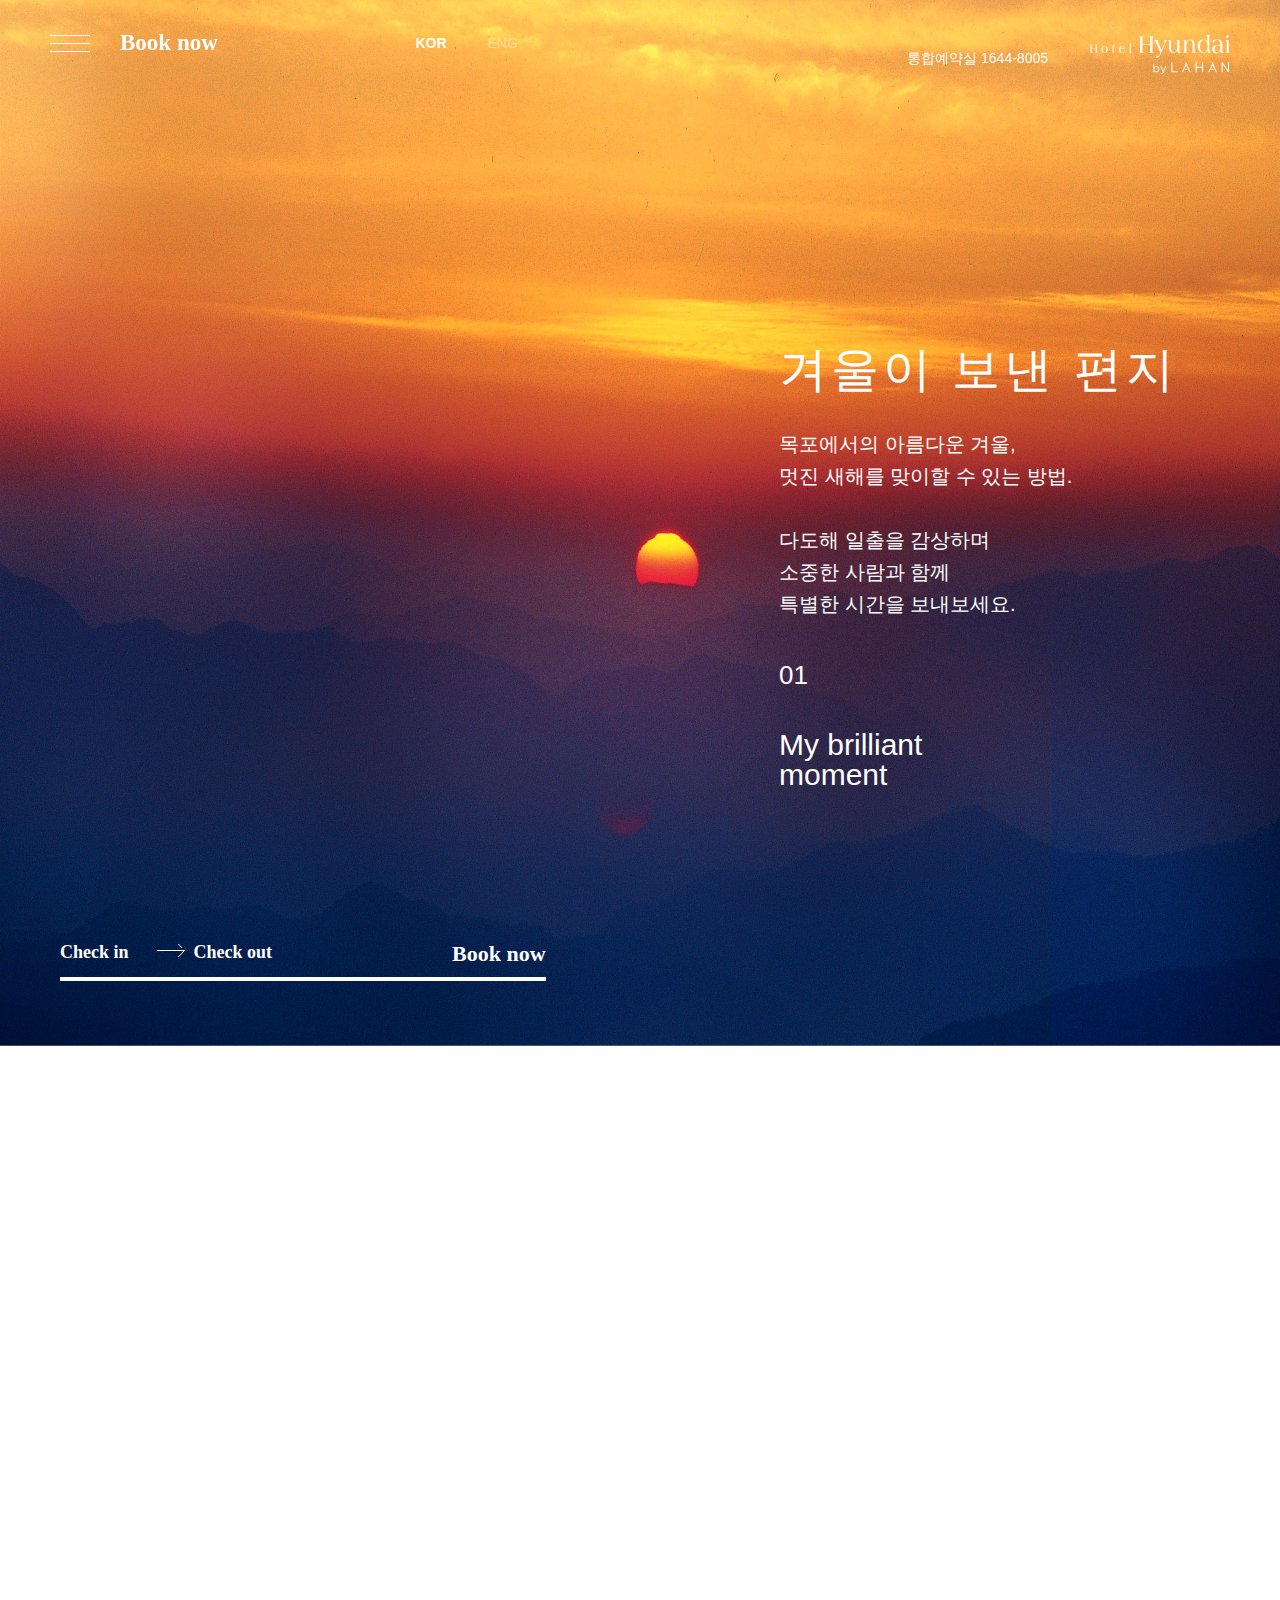
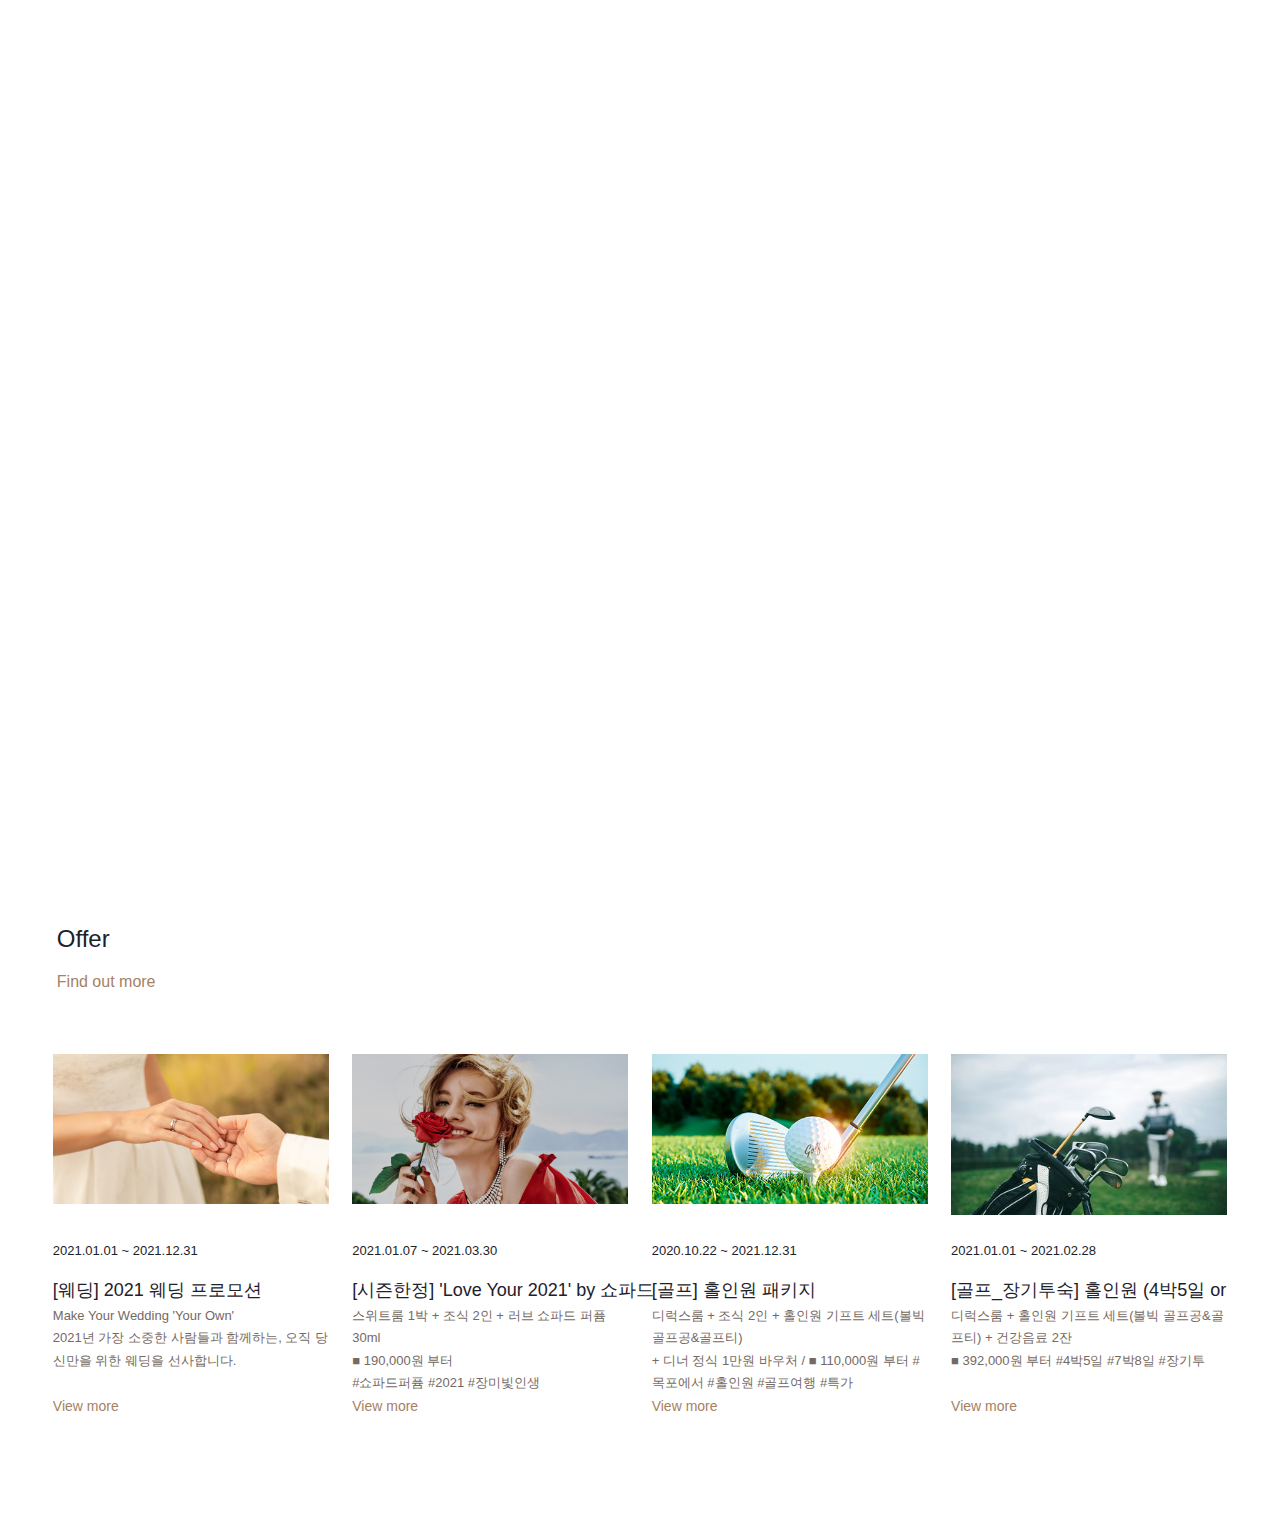
<file: lahanhotels/index.html>
<!DOCTYPE html>
<html lang="ko">
<head>
    <meta charset="UTF-8">
    <title>lahanhotels</title>
    <link rel="stylesheet" href="assets/css/style.css">
</head>
<body>
    <div class="wrap">
        <header>
            <a href="#" class="menuOpen en">
                <span class="top"></span>
                <span class="mid"></span>
                <span class="bot"></span>
            </a>
            <div class="book en">
                <a href="#">Book now</a>
            </div>
            <ul class="langs en_1">
                <li><a href="#">KOR</a></li>
                <li><a href="#">ENG</a></li>
            </ul>
            <ul class="right">
                <li>
                    <p>통합예약실 1644-8005</p>
                </li>
                <li>
                    <h1 class="logo">
                        <a href="#">
                            <img src="assets/img/logo.png" alt="로고">
                            <img src="assets/img/logo-black.png" alt="로고">
                        </a>
                    </h1>
                </li>
            </ul>
        </header>
        <section class="section">
            <div class="main">
                <em class="bg"><img src="assets/img/main_pc.jpg" alt=""></em>
                <div class="mainText">
                    <em>겨울이 보낸 편지</em>
                    <p>목포에서의 아름다운 겨울,<br>
                       멋진 새해를 맞이할 수 있는 방법.<br><br>
                       다도해 일출을 감상하며<br>
                       소중한 사람과 함께<br>
                       특별한 시간을 보내보세요.
                    </p>
                    <div class="num en_1">01</div>
                    <div class="ment">
                        My brilliant<br>
                        moment
                    </div>
                </div>
            </div>
            <ul class="check en">
                <li>Check in</li>
                <li>Check out</li>
                <li><a href="#">Book now</a></li>
            </ul>
        </section>
        <section class="intro">
            <div class="tit ani" data-animate="motion">
                <p>침구 소재서부터 메트리스의 강도, 조명설계,<br>
                   가구배치와 어메니티 구성 등<br>
                   고객의 편안한 휴식을 위한 다양한 고민 끝에 완성된 객실에서<br>
                   최상의 휴식을 경험해 보십시오.
                </p>
            </div>
            <div class="room ani" data-animate="motion">
                <ul class="tabBox">
                    <li class="on"><a href="#"><span>DELUXE DOUBLE</span></a></li>
                    <li><a href="#"><span>DELUXE TWIN</span></a></li>
                </ul>
                <div class="tab on">
                    <div class="cont1 cont1-1">
                        <div class="photoBox">
                            <img src="assets/img/cont1-1.jpg" alt="더블">
                            <div class="txt en_1">
                                <a href="#">
                                    <p class="name">DELUXE<br>DOUBLE</p>
                                </a>
                                <a href="#" class="btn">View more</a>
                            </div>
                        </div>
                        <div class="infoBox">
                            <div class="info">
                                <h3>DELUXE DOUBLE</h3>
                                <p>아늑한 인테리어의 디럭스룸에서 편안한 휴식을<br>
                                   경험해 보시기 바랍니다.
                                </p>
                            </div>
                            <ul class="info-inner">
                                <li>
                                    <span>Capacity</span>
                                    <p>2인 (최대 2인)</p>
                                </li>
                                <li>
                                    <span>Roome</span>
                                    <p>침실 1,욕실 1,화장실1</p>
                                </li>
                                <li>
                                    <span>Bed</span>
                                    <p>더블 베드 1</p>
                                </li>
                            </ul>
                        </div>
                    </div>
                </div>
                <!--두번째 탭-->
                <div class="tab">
                    <div class="cont1 cont1-2">
                        <div class="photoBox">
                            <img src="assets/img/cont1-2.jpg" alt="온돌">
                            <div class="txt en_1">
                                <a href="#">
                                    <p class="name">DELUXE<br>ONDOL</p>
                                </a>
                                <a href="#" class="btn">View more</a>
                            </div>
                        </div>
                        <div class="infoBox">
                            <div class="info">
                                <h3>DELUXE ONDOL</h3>
                                <p>고풍스러운 인테리어에 아늑함이 더해진 디럭스<br>
                                온돌룸에서 보다 편안한 휴식을 경험해 보시기<br>
                                바랍니다.
                                </p>
                            </div>
                            <ul class="info-inner">
                                <li>
                                    <span>Capacity</span>
                                    <p>2인 (최대 4인)</p>
                                </li>
                                <li>
                                    <span>Roome</span>
                                    <p>침실 1,욕실 1,화장실1</p>
                                </li>
                                <li>
                                    <span>Bed</span>
                                    <p>온돌</p>
                                </li>
                            </ul>
                        </div>
                    </div>
                </div>
                
            </div>
        </section>
        <section class="offer en_1">
            <h2>Offer</h2>
            <a href="#" class="findBtn">Find out more</a>
            <ul class="new">
                <li>
                    <p class="img">
                        <a href="#"><img src="assets/img/offer1.jpg" alt=""></a>
                    </p>
                    <span>2021.01.01 ~ 2021.12.31</span>
                    <h3>[웨딩] 2021 웨딩 프로모션</h3>
                    <p class="hashTag">Make Your Wedding 'Your Own'<br>
                    2021년 가장 소중한 사람들과 함께하는, 오직
                    당신만을 위한 웨딩을 선사합니다.</p>
                    <a href="#">View more</a>
                </li>
                <li>
                    <p class="img">
                        <a href="#"><img src="assets/img/offer2.jpg" alt=""></a>
                    </p>
                    <span>2021.01.07 ~ 2021.03.30</span>
                    <h3>[시즌한정] 'Love Your 2021' by 쇼파드</h3>
                    <p class="hashTag">스위트룸 1박 + 조식 2인 + 러브 쇼파드 퍼퓸 30ml<br>
                    ■ 190,000원 부터<br>
                    #쇼파드퍼퓸 #2021 #장미빛인생</p>
                    <a href="#">View more</a>
                </li>
                <li>
                    <p class="img">
                        <a href="#"><img src="assets/img/offer3.jpg" alt=""></a>
                    </p>
                    <span>2020.10.22 ~ 2021.12.31</span>
                    <h3>[골프] 홀인원 패키지</h3>
                    <p class="hashTag">디럭스룸 + 조식 2인 + 홀인원 기프트 세트(볼빅 골프공&골프티)<br>
                    + 디너 정식 1만원 바우처 / ■ 110,000원 부터
                    #목포에서 #홀인원 #골프여행 #특가</p>
                    <a href="#">View more</a>
                </li>
                <li>
                    <p class="img">
                        <a href="#"><img src="assets/img/offer4.jpg" alt=""></a>
                    </p>
                    <span>2021.01.01 ~ 2021.02.28</span>
                    <h3>[골프_장기투숙] 홀인원 (4박5일 or 7박8일)</h3>
                    <p class="hashTag">디럭스룸 + 홀인원 기프트 세트(볼빅 골프공&골프티) + 건강음료 2잔<br>
                    ■ 392,000원 부터
                    #4박5일 #7박8일 #장기투</p>
                    <a href="#">View more</a>
                </li>
            </ul>
        </section>
    </div>
    <script src="assets/js/jquery-3.3.1.min.js"></script>
    <script src="assets/js/scrolla.jquery.min.js"></script>
    <script src="assets/js/script_main.js"></script>
</body>
</html>
</file>
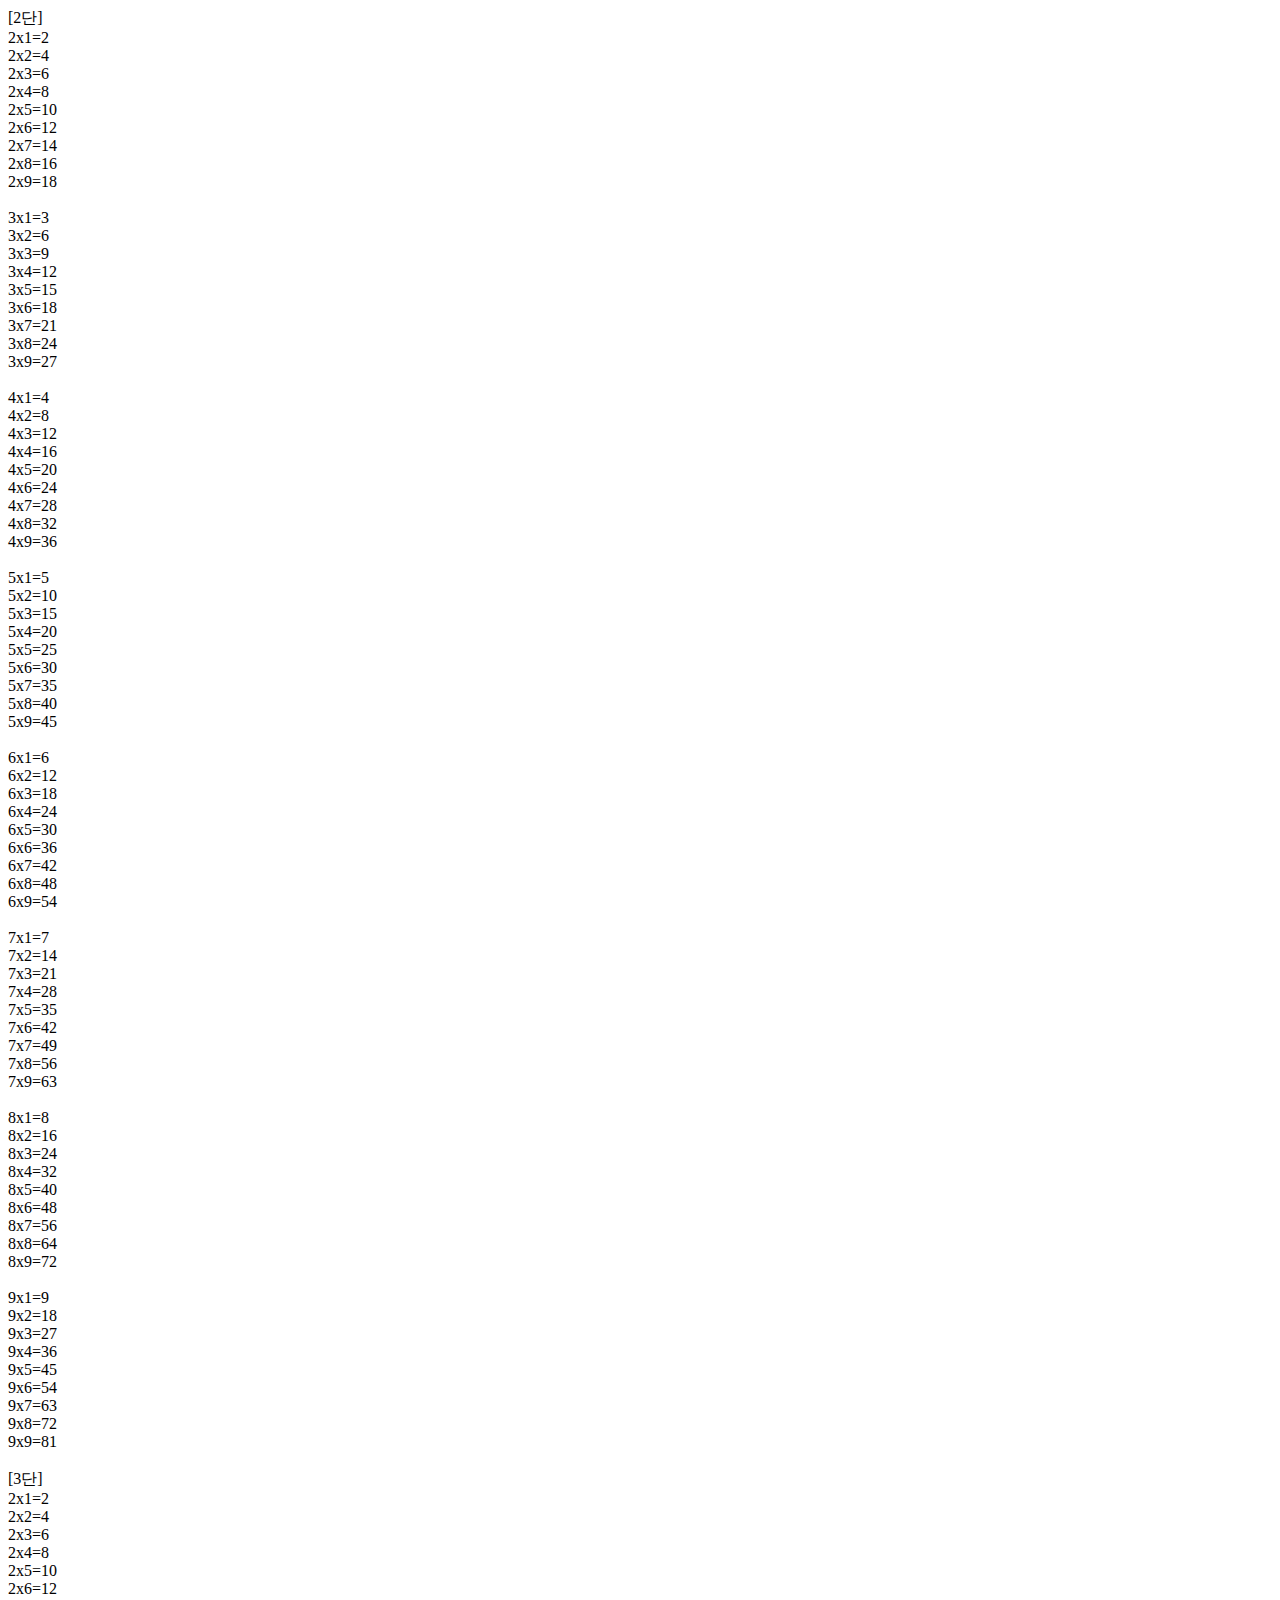
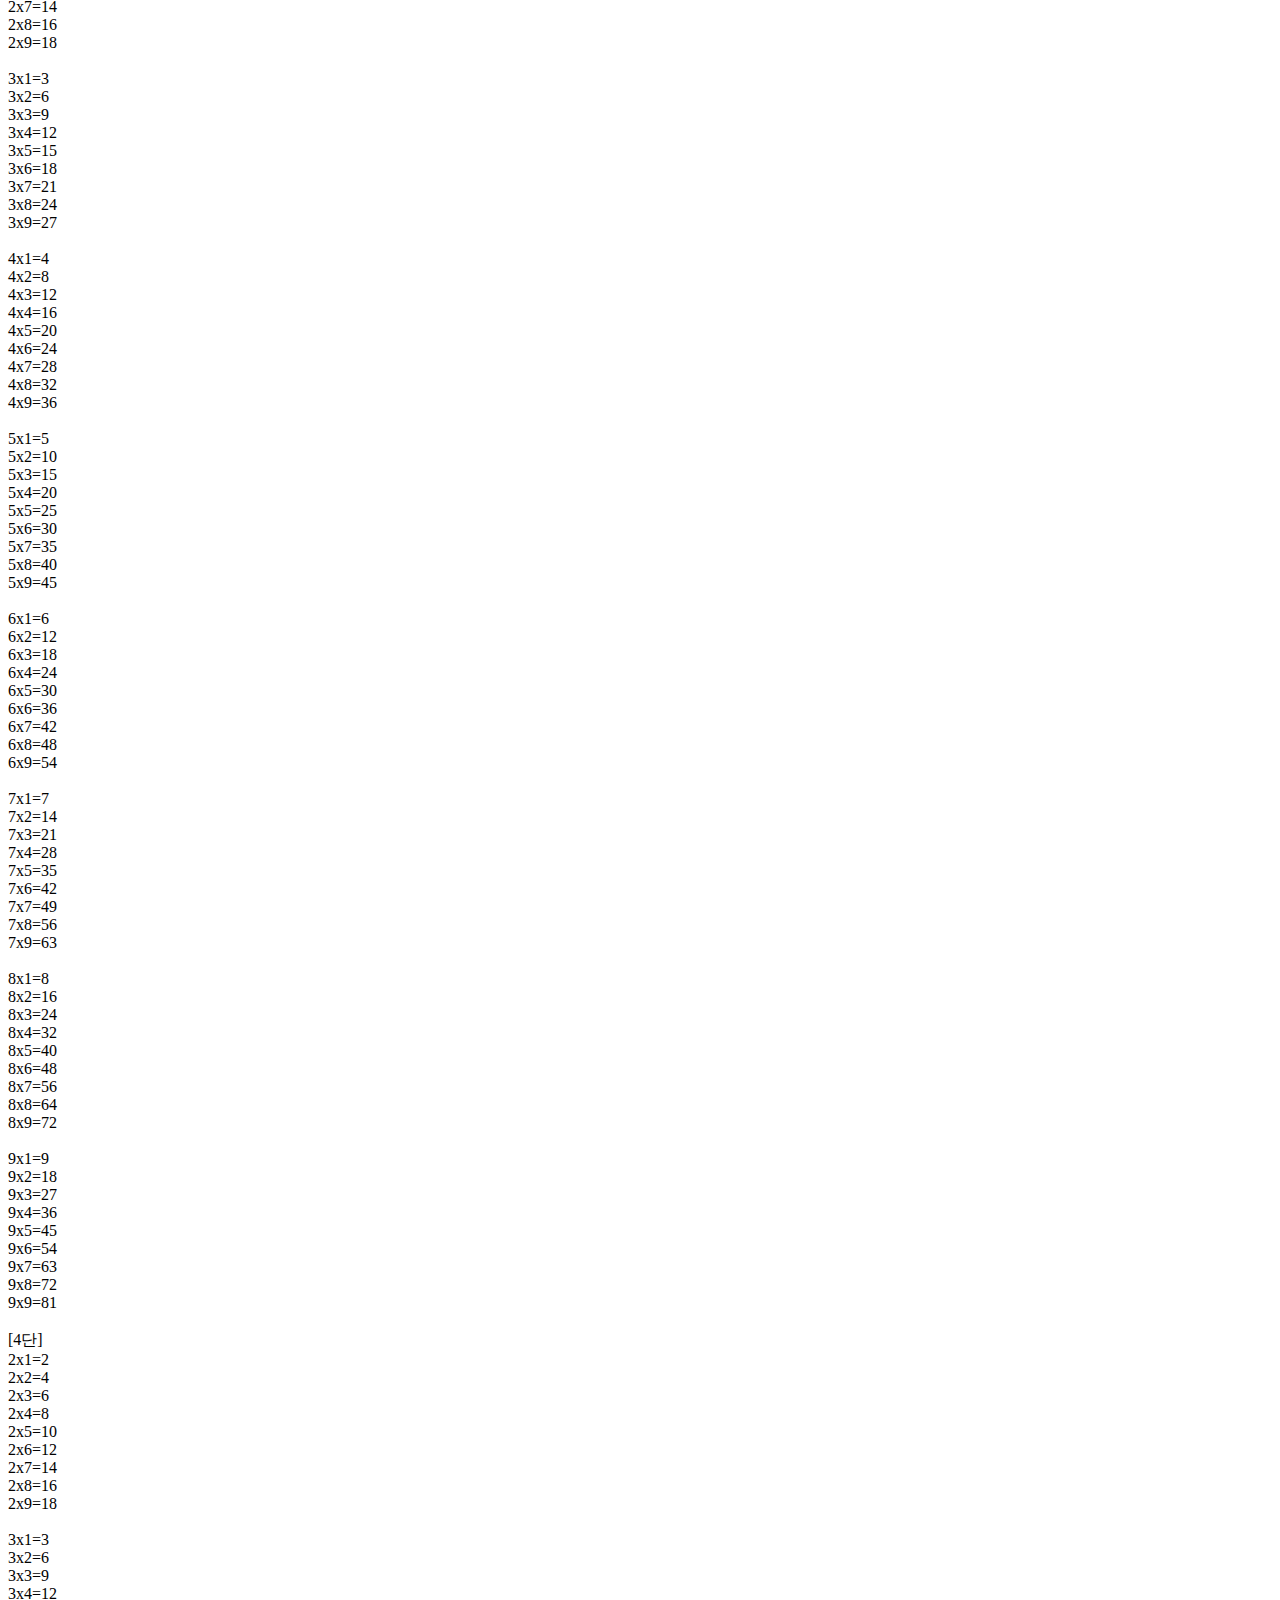
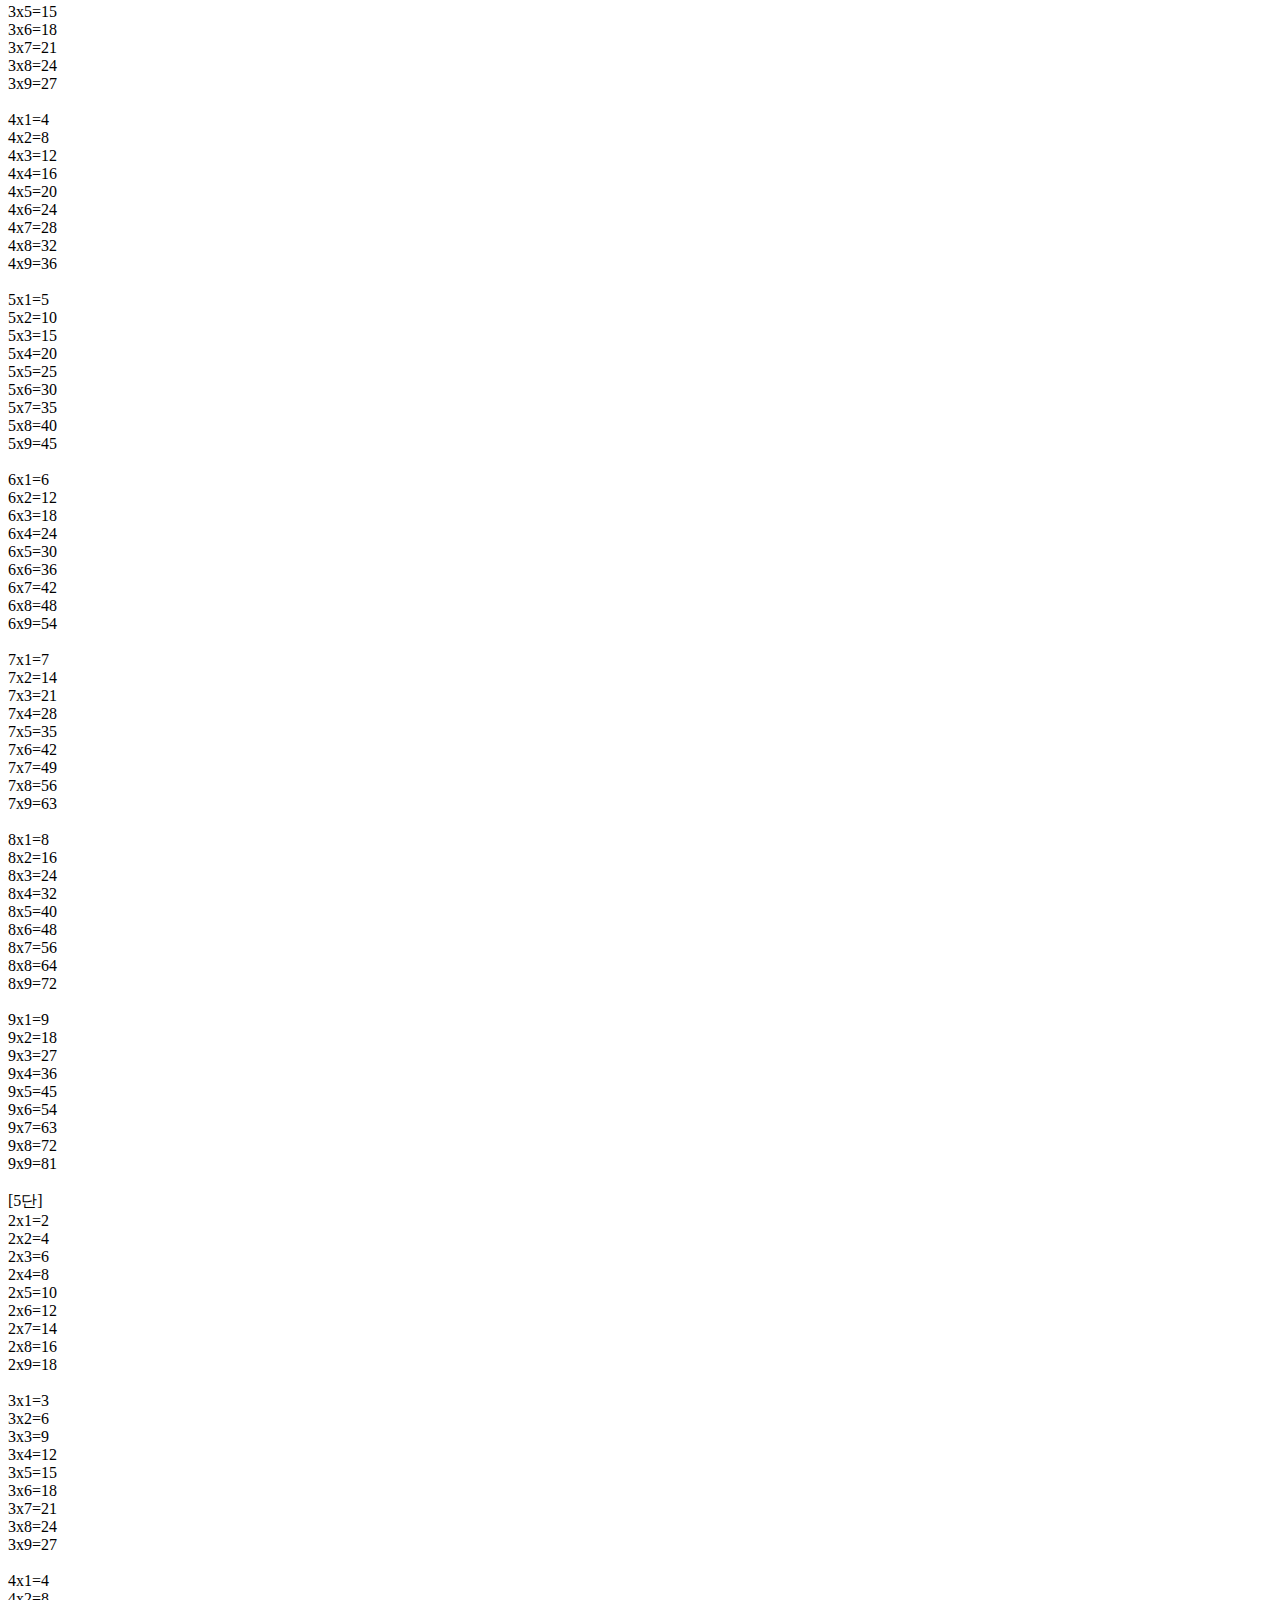
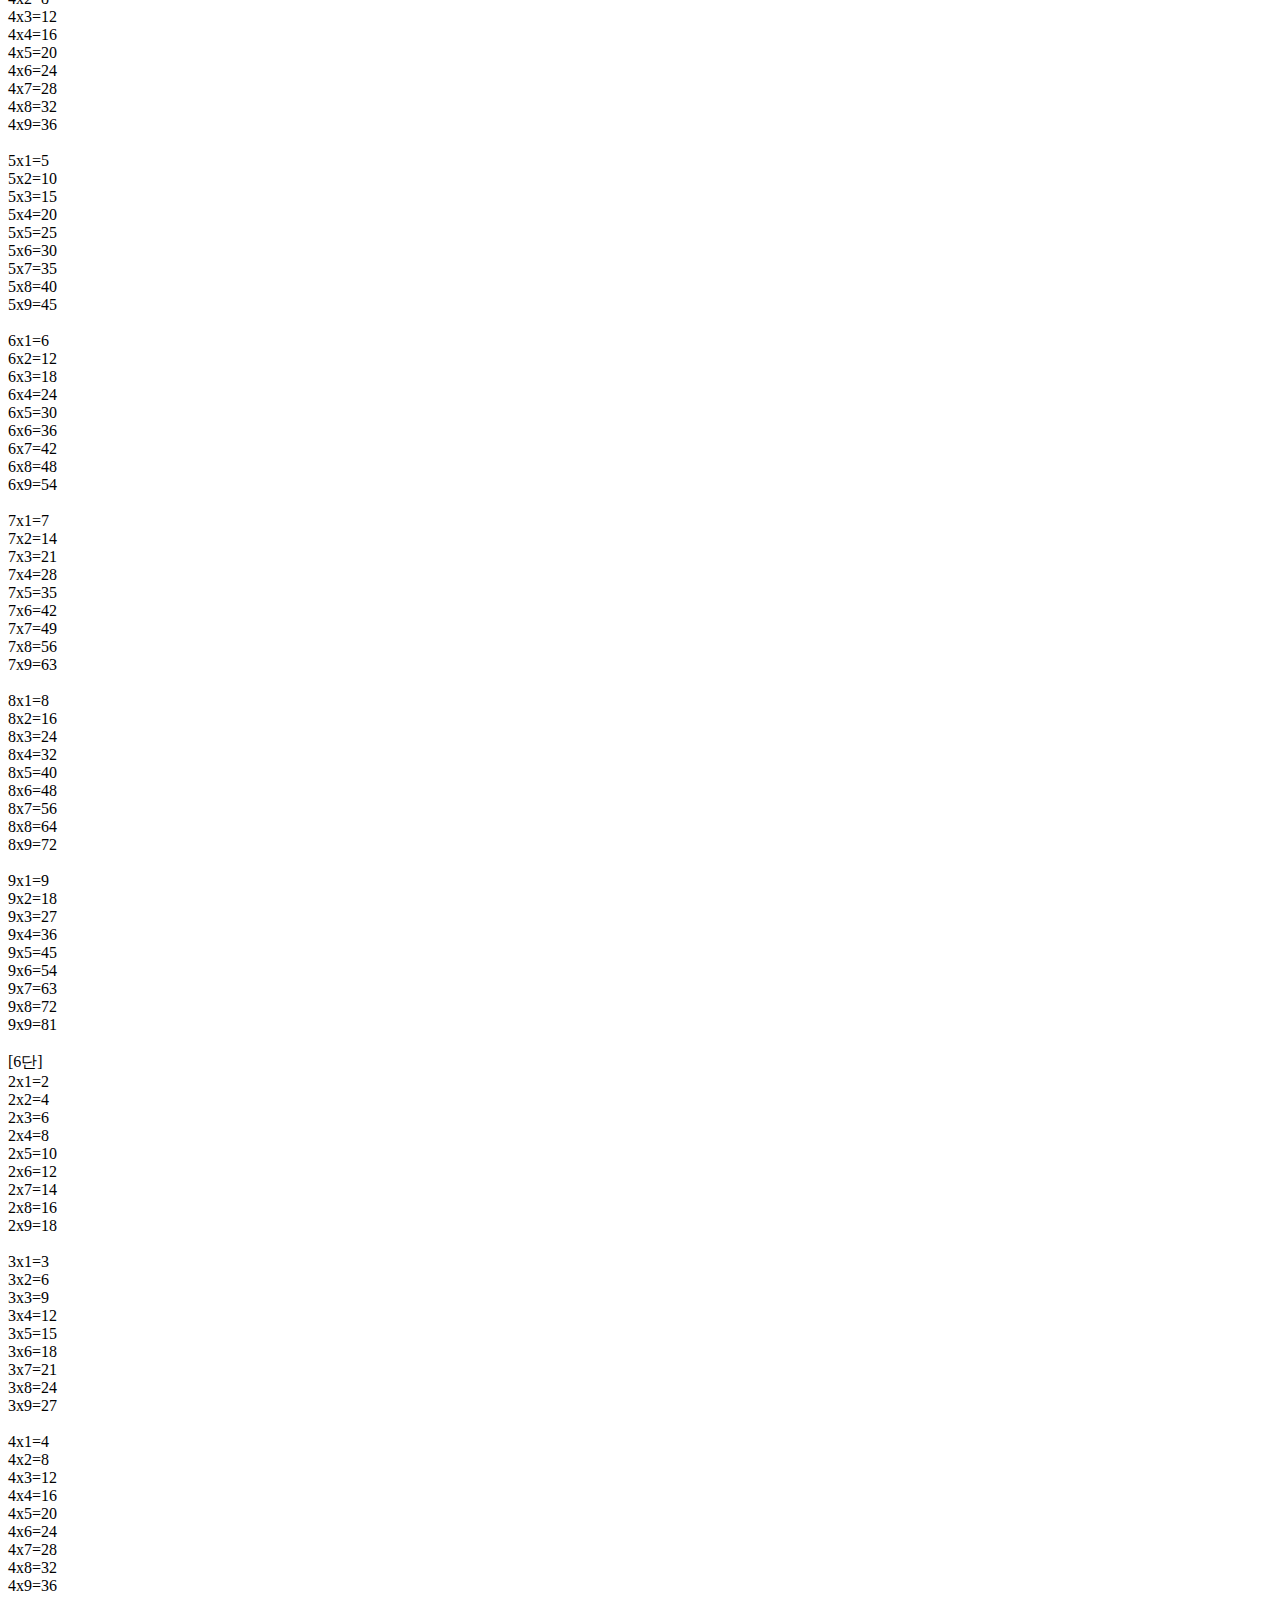
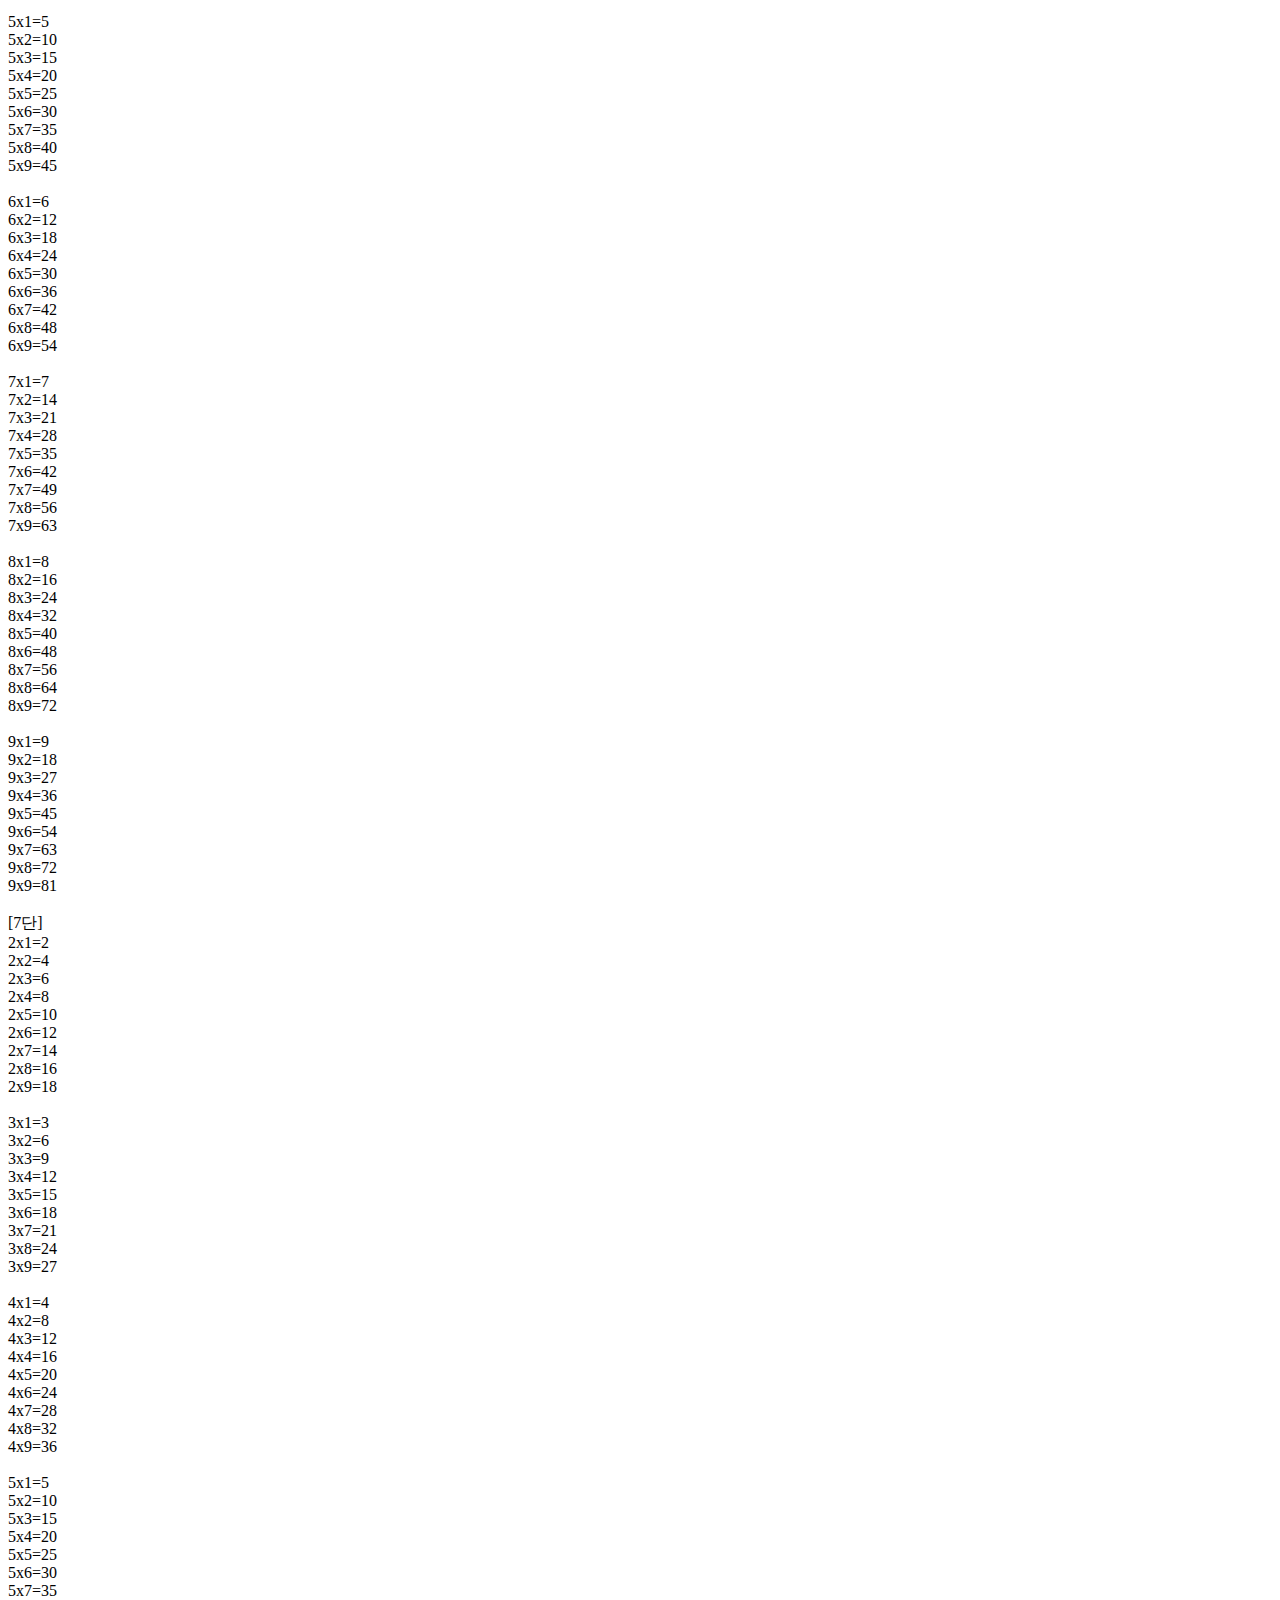
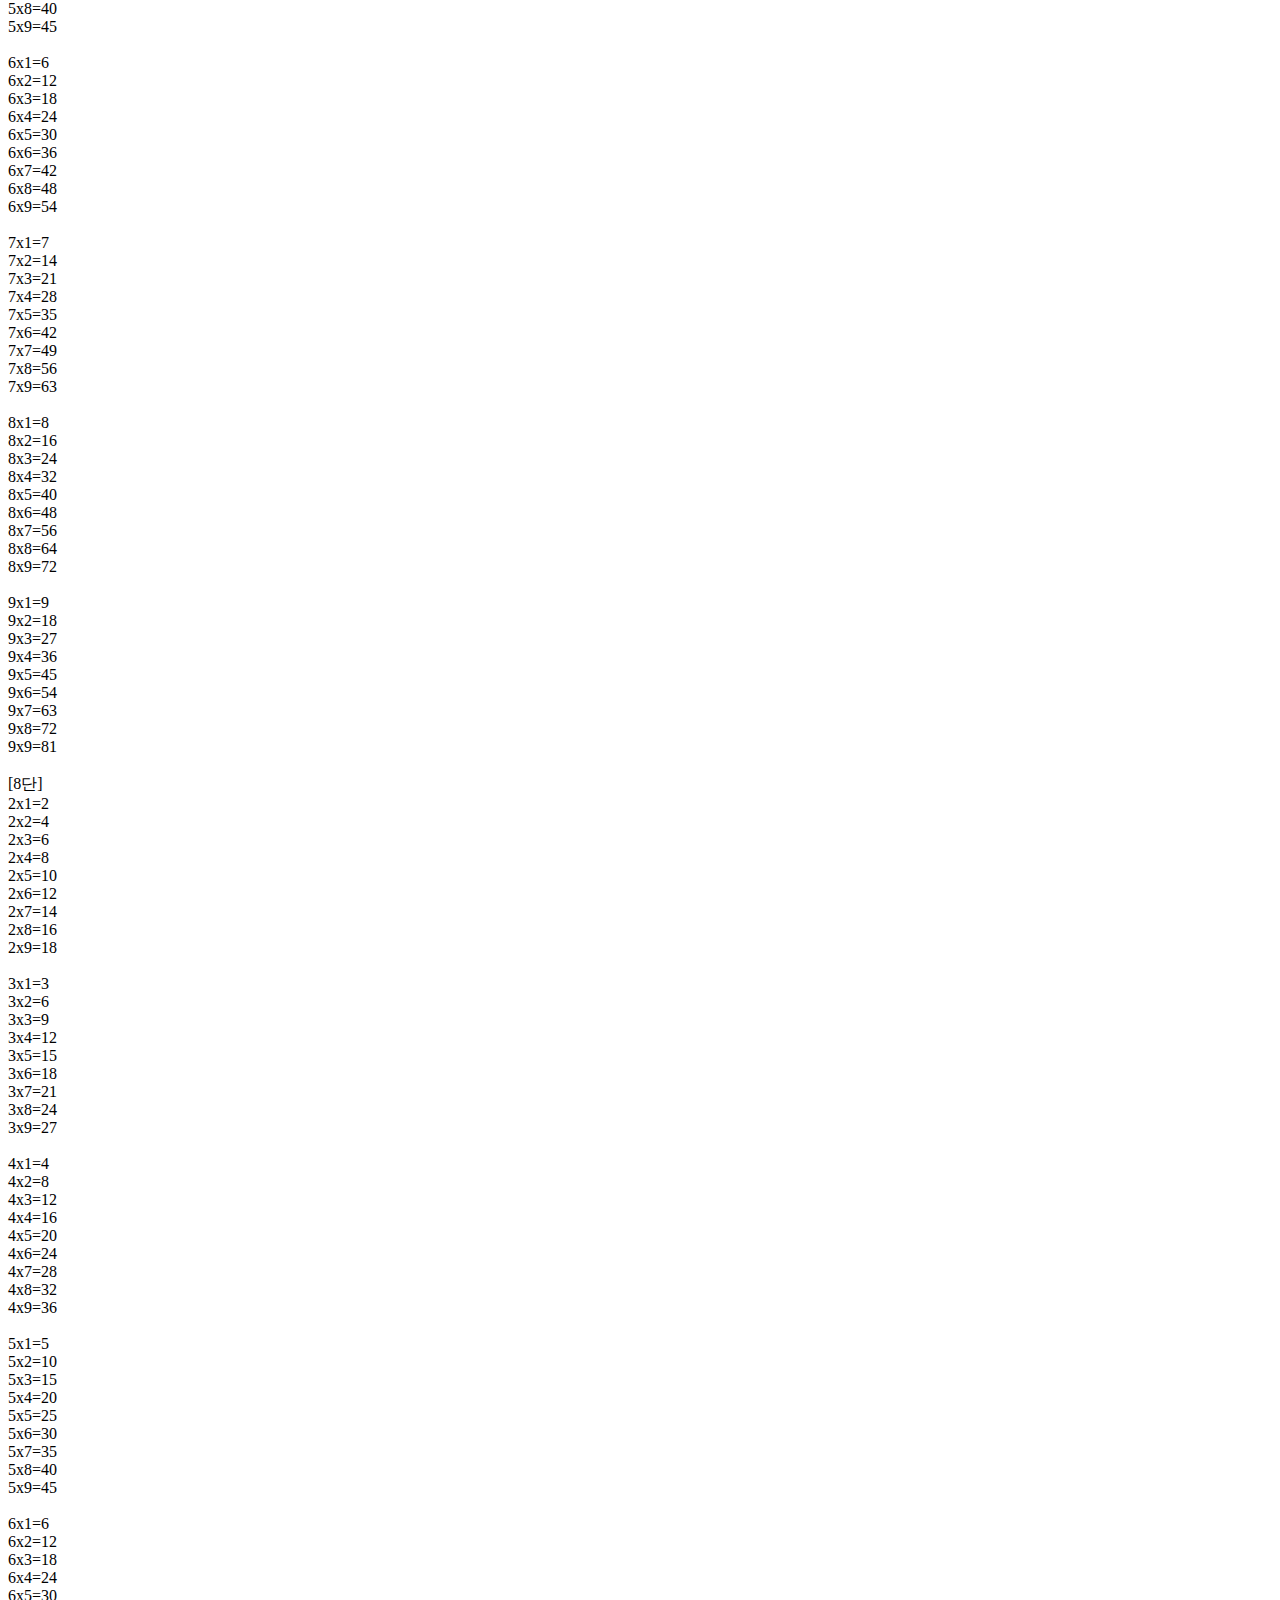
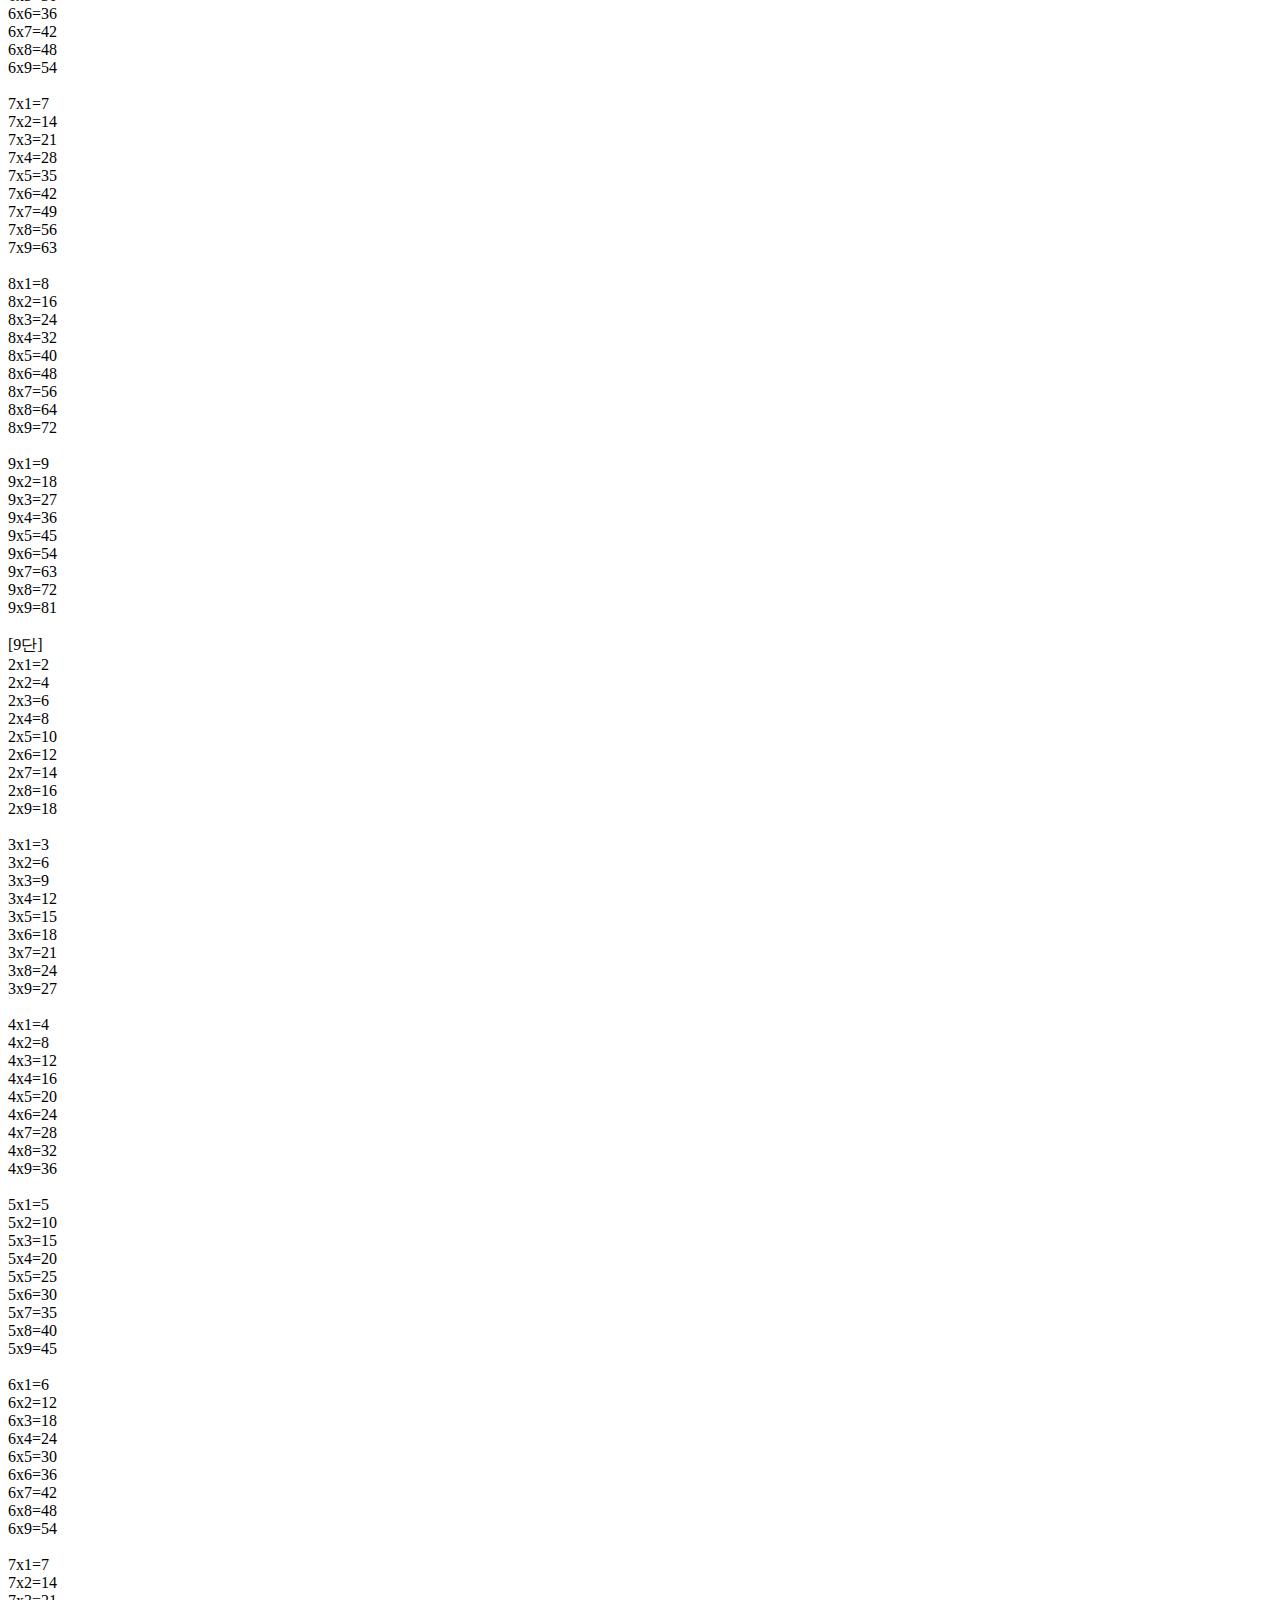
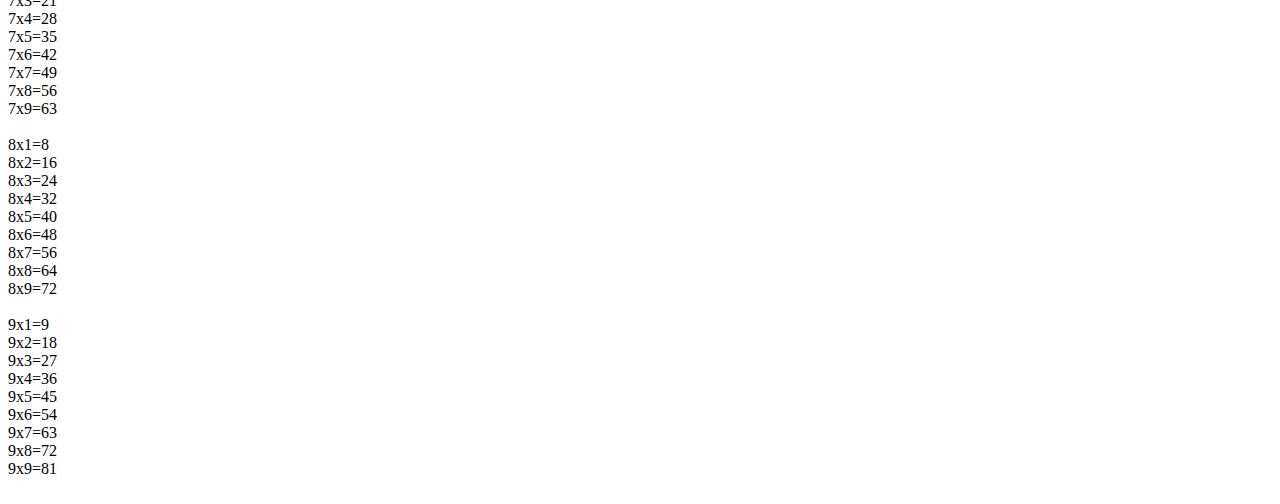
<file: loop/index.html>
<!DOCTYPE html>
<html lang="ko">
<head>
    <meta charset="UTF-8">
    <meta http-equiv="X-UA-Compatible" content="IE=edge">
    <meta name="viewport" content="width=device-width, initial-scale=1.0">
    <title>loop문</title>
    <script src="js/jquery-1.12.4.js"></script>
    <script type="text/javascript">
    for(var h=2; h<=9; h++){
        document.write('['+ h +'단]' + '<br/>');
        for( var i=2; i<10; i++ ){
            for( var j=1; j<10; j++ ){
                document.write( i + 'x' + j + '=' + i*j + '<br/>')    
            };
        document.write('<br/>')
    };
		}
    
    </script>
</head>
<body>
    
</body>
</html>
</file>
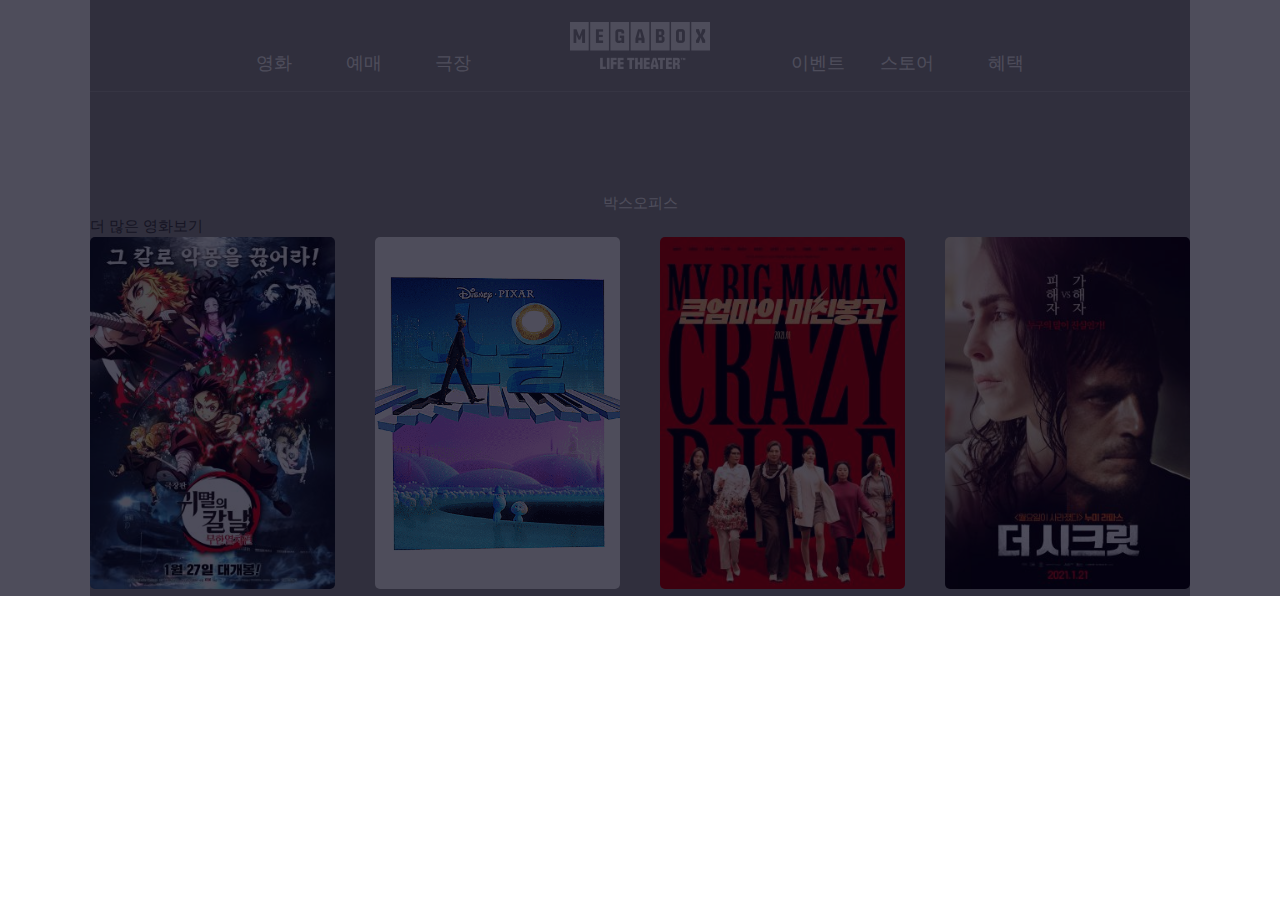
<file: megabox/index.html>
<!DOCTYPE html>
<html lang="ko">

<head>
    <meta charset="UTF-8">
    <meta name="viewport" content="width=device-width, user-scalable=no, initial-scale=1.0, maximum-scale=1.0, minimum-scale=1.0">
    <meta http-equiv="X-UA-Compatible" content="ie-edge">
    <meta name="author" content="da_j_j_">
    <meta name="description" content="메가박스 사이트를 따라 만들어봅니다.">
    <title>megabox</title>
    <link rel="shortcut icon" href="assets/css/img/favicon.ico" />
    <!--css-->
    <link rel="stylesheet" href="assets/css/style.css">
    <link rel="stylesheet" href="assets/css/reset.css">
    <!-- HTLM5shiv ie6~8 -->
    <!--[if lt IE 9]> 
      <script src="assets/js/html5shiv.min.js"></script>
      <script type="text/javascript">
         alert("현재 브라우저는 지원하지 않습니다. 크롬 브라우저를 추천합니다.!");
      </script>
   <![endif]-->
</head>

<body>
    <header id="header">
        <div class="container">
            <div class="row">
                <div class="header">
                    <h1>
                        <a href="#">
                            <em><img src="assets/css/img/logo-white.png" alt="MEGABOX"></em>
                        </a>
                    </h1>
                    <nav class="nav">
                        <ul>
                            <li><a href="#">영화</a></li>
                            <li><a href="#">예매</a></li>
                            <li><a href="#">극장</a></li>
                            <li><a href="#">이벤트</a></li>
                            <li><a href="#">스토어</a></li>
                            <li><a href="#">혜택</a></li>
                        </ul>
                    </nav>
                </div>
                
                <div class="movie">
                    <h2>박스오피스</h2>
                    <p><a href="#">더 많은 영화보기</a></p>
                    <div class="cont">
                        <ul>
                            <li><img src="assets/css/img/cont1.jpg" alt="귀멸의 칼날"></li>
                            <li><img src="assets/css/img/cont2.gif" alt="소울"></li>
                            <li><img src="assets/css/img/cont3.jpg" alt="큰엄마의 미친봉고"></li>
                            <li><img src="assets/css/img/cont4.jpg" alt="더 시크릿"></li>
                        </ul>
                    </div>
                </div>
            </div>
        </div>
    </header>


    <!-- 자바스크립트 라이브러리 -->
    <script src="assets/js/jquery.min_1.12.4.js"></script>
    <script src="assets/js/modernizr-custom.js"></script>
    <script src="assets/js/ie-checker.js"></script>
</body>

</html>
</file>
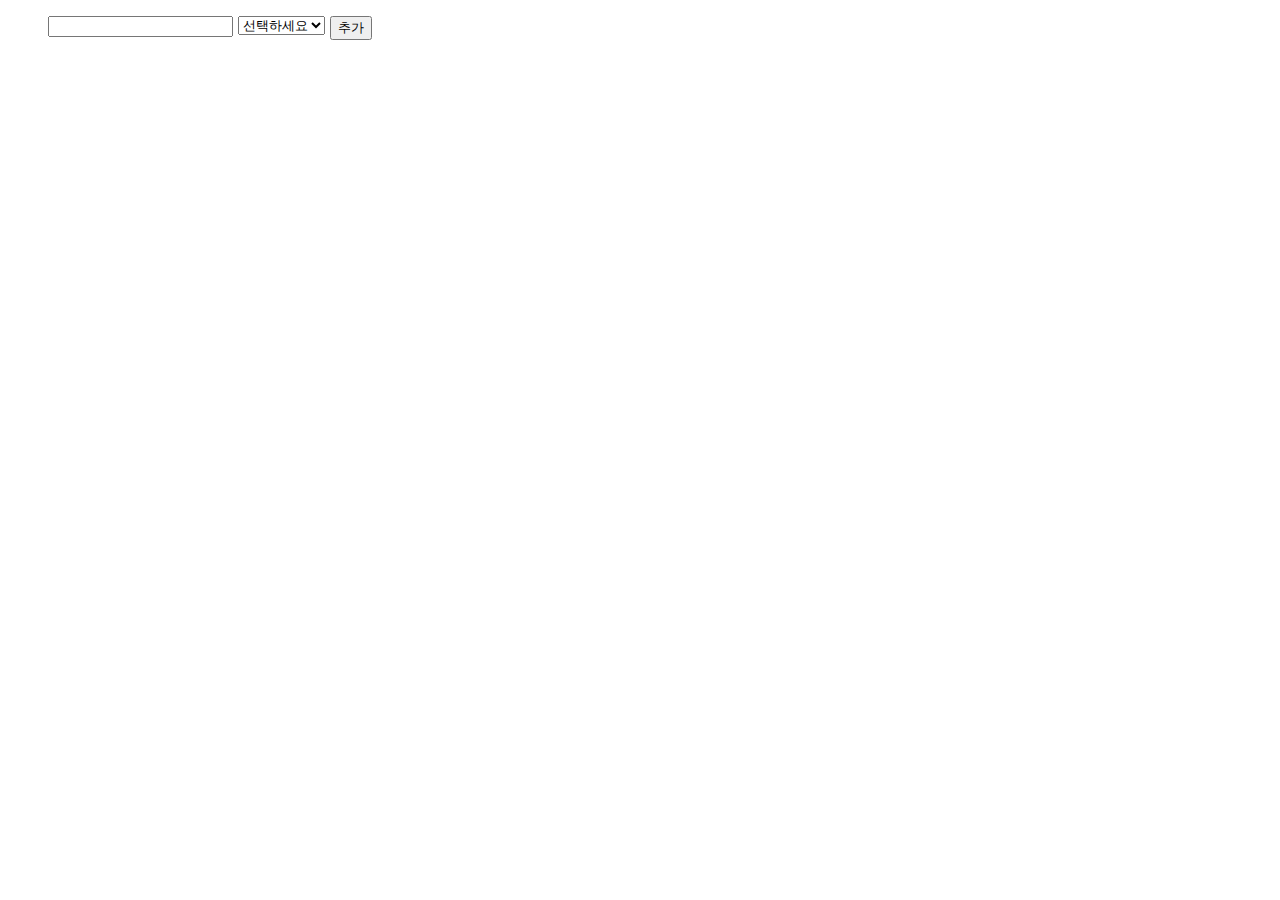
<file: study/index.html>
<!DOCTYPE html>
<html lang="en">
<head>
    <meta charset="UTF-8">
    <meta name="viewport" content="width=device-width, initial-scale=1.0">
    <title>Document</title>
    <style>
        ul,li,ol {list-style: none;}
        ul {display: flex;}
        li {padding-right: 5px;}
        .l2,.l3,.l4,.l5 {display: none;}
    </style>
    <script src="js/jquery-1.12.4.js"></script>
    <script>
        var list = document.querySelectorAll('ul')
        $(".plus").click(function(){
            var i=0;
            while(i<list.length){
            list[i].style.display='flex';
            i=i+1;
            
            }
            alert("클릭됨");
        });
     

        // $(".plus").click(function(){
        //     $(list).parent().next().css("display","flex");
        //     alert("클릭됨");
        // });

        // $(".plus").click(function(){
        //     var list = $(".l1");
        //     var i=0;
        //     while (i<6) {
        //         $(list) = i=1;
        //     }
        // })
    </script>
</head>
<body>
    <div>
        <ul class="l1 active">
            <li><input type="text"></li>
            <li>
                <select name="select" id="select">
                    <option value="option">선택하세요</option>
                    <option value="option">정다정</option>
                    <option value="option">정다정</option>
                    <option value="option">정다정</option>
                </select>
            </li>
            <li><button type="button" class="plus">추가</button></li>
        </ul>
        <ul class="l2">
            <li><input type="text"></li>
            <li>
                <select name="select" id="select">
                    <option value="option">선택하세요</option>
                    <option value="option">정다정</option>
                    <option value="option">정다정</option>
                    <option value="option">정다정</option>
                </select>
            </li>
            <li><button type="button" class="del">삭제</button></li>
        </ul>
        <ul class="l3">
            <li><input type="text"></li>
            <li>
                <select name="select" id="select">
                    <option value="option">선택하세요</option>
                    <option value="option">정다정</option>
                    <option value="option">정다정</option>
                    <option value="option">정다정</option>
                </select>
            </li>
            <li><button type="button" class="del">삭제</button></li>
        </ul>
        <ul class="l4">
            <li><input type="text"></li>
            <li>
                <select name="select" id="select">
                    <option value="option">선택하세요</option>
                    <option value="option">정다정</option>
                    <option value="option">정다정</option>
                    <option value="option">정다정</option>
                </select>
            </li>
            <li><button type="button" class="del">삭제</button></li>
        </ul>
        <ul class="l5">
            <li><input type="text"></li>
            <li>
                <select name="select" id="select">
                    <option value="option">선택하세요</option>
                    <option value="option">정다정</option>
                    <option value="option">정다정</option>
                    <option value="option">정다정</option>
                </select>
            </li>
            <li><button type="button" class="del">삭제</button></li>
        </ul>
    </div>
    
</body>
</html>
</file>
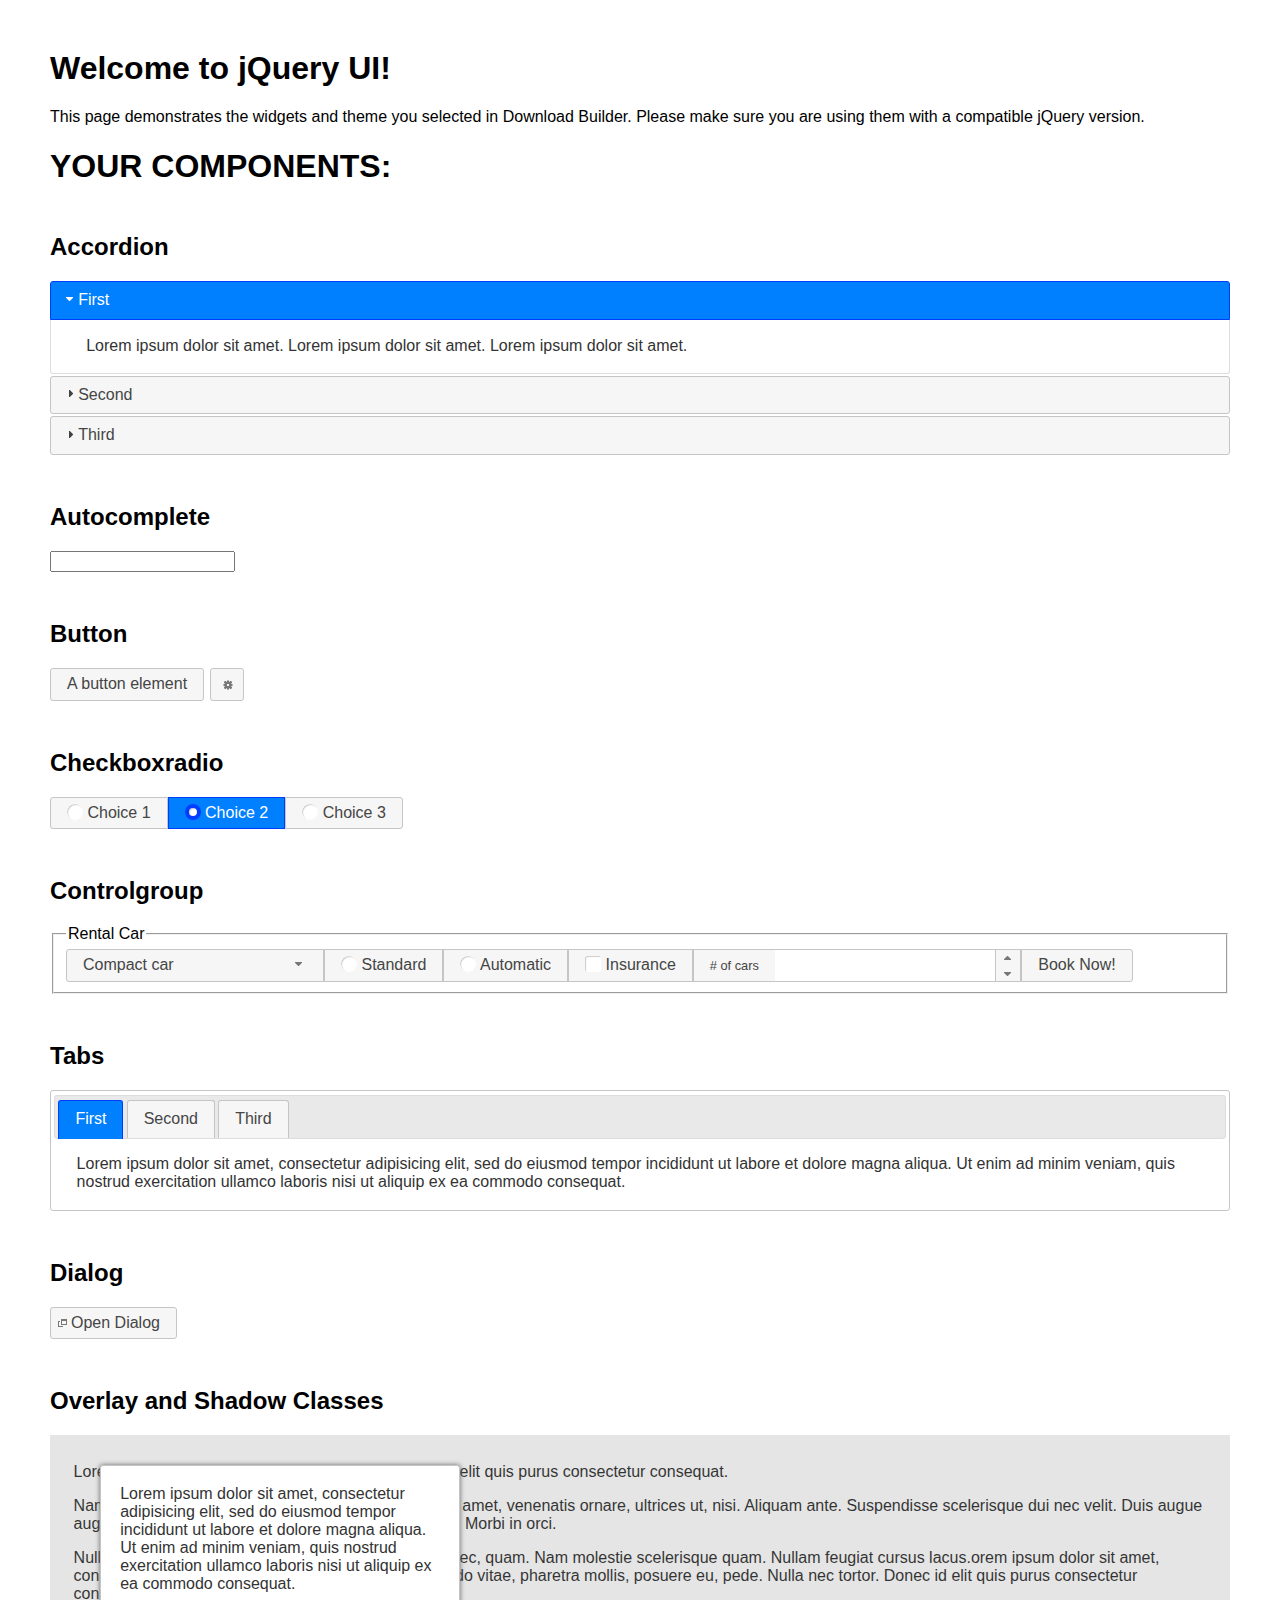
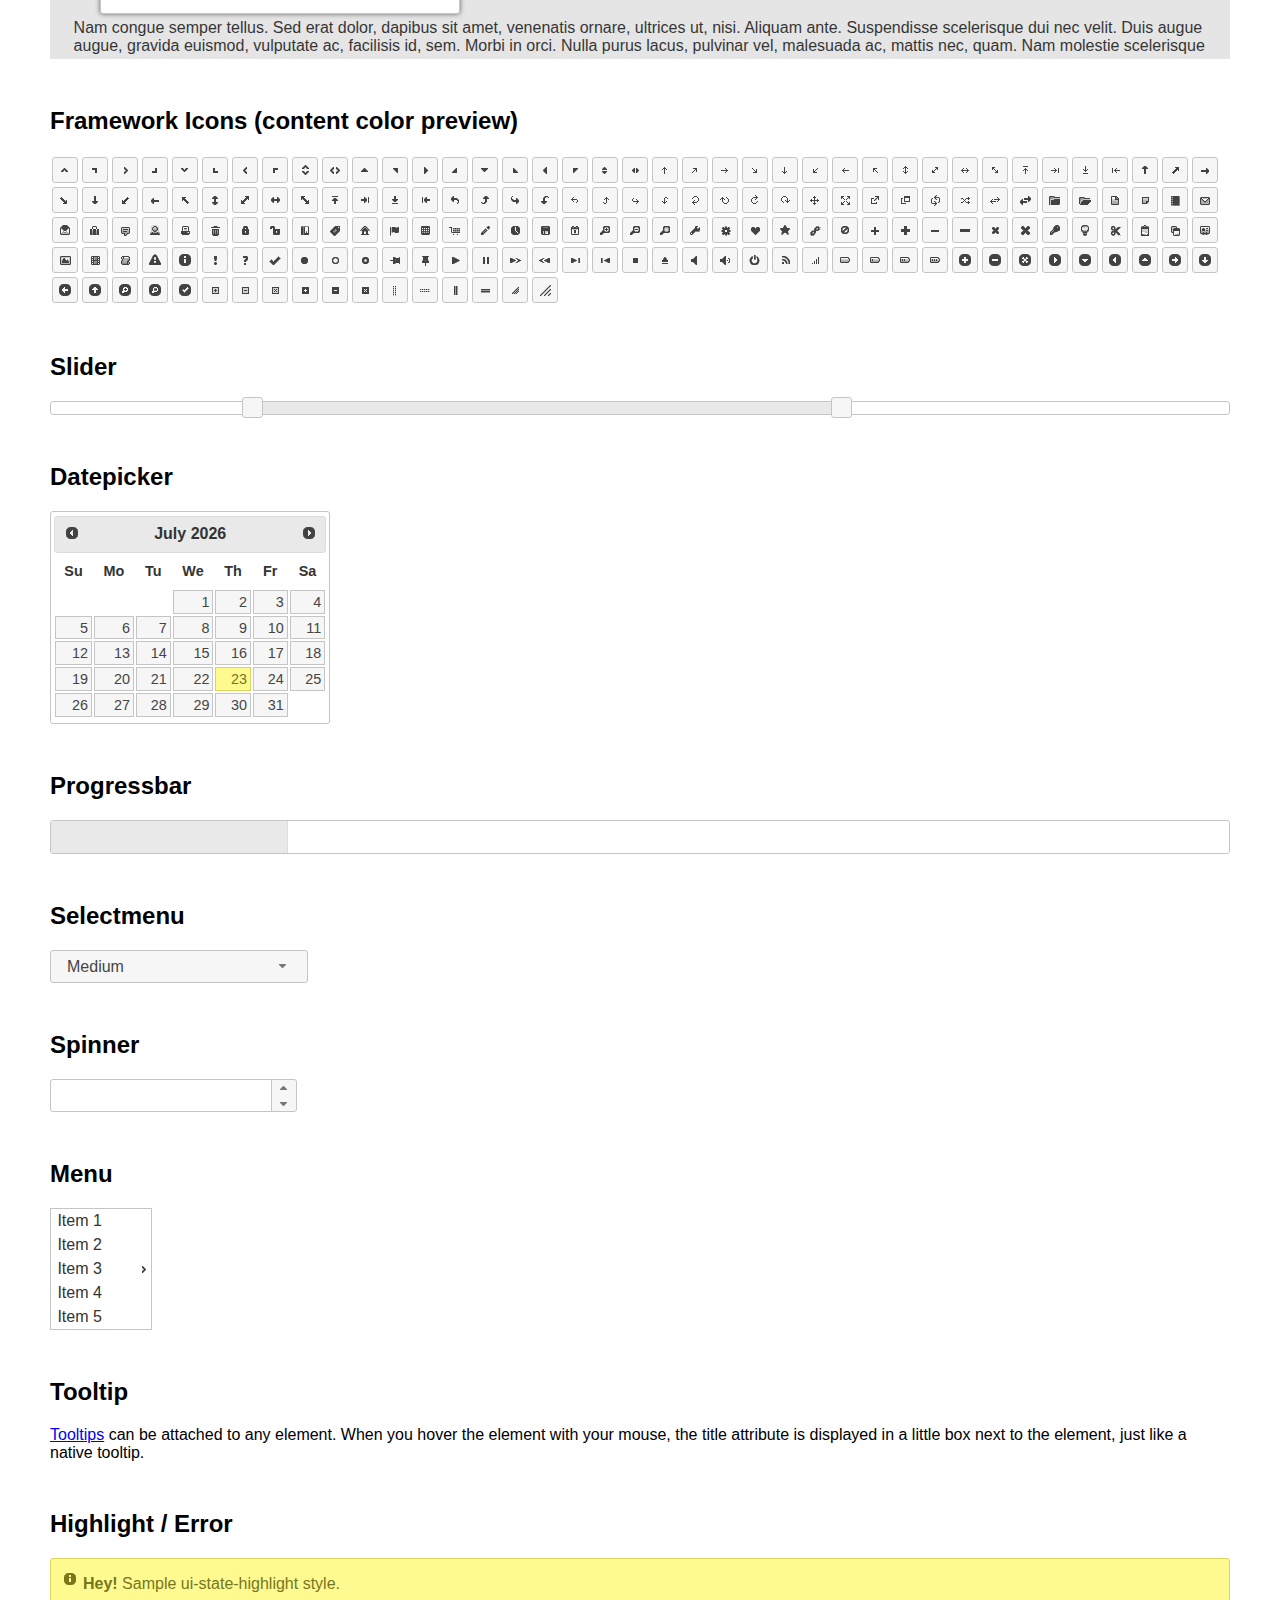
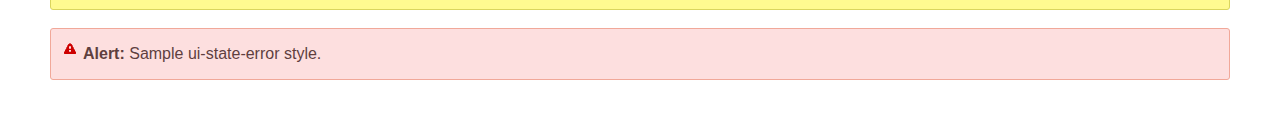
<file: study/js/jquery-ui-1.12.1.custom/index.html>
<!doctype html>
<html lang="us">
<head>
	<meta charset="utf-8">
	<title>jQuery UI Example Page</title>
	<link href="jquery-ui.css" rel="stylesheet">
	<style>
	body{
		font-family: "Trebuchet MS", sans-serif;
		margin: 50px;
	}
	.demoHeaders {
		margin-top: 2em;
	}
	#dialog-link {
		padding: .4em 1em .4em 20px;
		text-decoration: none;
		position: relative;
	}
	#dialog-link span.ui-icon {
		margin: 0 5px 0 0;
		position: absolute;
		left: .2em;
		top: 50%;
		margin-top: -8px;
	}
	#icons {
		margin: 0;
		padding: 0;
	}
	#icons li {
		margin: 2px;
		position: relative;
		padding: 4px 0;
		cursor: pointer;
		float: left;
		list-style: none;
	}
	#icons span.ui-icon {
		float: left;
		margin: 0 4px;
	}
	.fakewindowcontain .ui-widget-overlay {
		position: absolute;
	}
	select {
		width: 200px;
	}
	</style>
</head>
<body>

<h1>Welcome to jQuery UI!</h1>

<div class="ui-widget">
	<p>This page demonstrates the widgets and theme you selected in Download Builder. Please make sure you are using them with a compatible jQuery version.</p>
</div>

<h1>YOUR COMPONENTS:</h1>

<!-- Accordion -->
<h2 class="demoHeaders">Accordion</h2>
<div id="accordion">
	<h3>First</h3>
	<div>Lorem ipsum dolor sit amet. Lorem ipsum dolor sit amet. Lorem ipsum dolor sit amet.</div>
	<h3>Second</h3>
	<div>Phasellus mattis tincidunt nibh.</div>
	<h3>Third</h3>
	<div>Nam dui erat, auctor a, dignissim quis.</div>
</div>

<!-- Autocomplete -->
<h2 class="demoHeaders">Autocomplete</h2>
<div>
	<input id="autocomplete" title="type &quot;a&quot;">
</div>

<!-- Button -->
<h2 class="demoHeaders">Button</h2>
<button id="button">A button element</button>
<button id="button-icon">An icon-only button</button>

<!-- Checkboxradio -->
<h2 class="demoHeaders">Checkboxradio</h2>
<form style="margin-top: 1em;">
	<div id="radioset">
		<input type="radio" id="radio1" name="radio"><label for="radio1">Choice 1</label>
		<input type="radio" id="radio2" name="radio" checked="checked"><label for="radio2">Choice 2</label>
		<input type="radio" id="radio3" name="radio"><label for="radio3">Choice 3</label>
	</div>
</form>

<!-- Controlgroup -->
<h2 class="demoHeaders">Controlgroup</h2>
<fieldset>
	<legend>Rental Car</legend>
	<div id="controlgroup">
		<select id="car-type">
			<option>Compact car</option>
			<option>Midsize car</option>
			<option>Full size car</option>
			<option>SUV</option>
			<option>Luxury</option>
			<option>Truck</option>
			<option>Van</option>
		</select>
		<label for="transmission-standard">Standard</label>
		<input type="radio" name="transmission" id="transmission-standard">
		<label for="transmission-automatic">Automatic</label>
		<input type="radio" name="transmission" id="transmission-automatic">
		<label for="insurance">Insurance</label>
		<input type="checkbox" name="insurance" id="insurance">
		<label for="horizontal-spinner" class="ui-controlgroup-label"># of cars</label>
		<input id="horizontal-spinner" class="ui-spinner-input">
		<button>Book Now!</button>
	</div>
</fieldset>

<!-- Tabs -->
<h2 class="demoHeaders">Tabs</h2>
<div id="tabs">
	<ul>
		<li><a href="#tabs-1">First</a></li>
		<li><a href="#tabs-2">Second</a></li>
		<li><a href="#tabs-3">Third</a></li>
	</ul>
	<div id="tabs-1">Lorem ipsum dolor sit amet, consectetur adipisicing elit, sed do eiusmod tempor incididunt ut labore et dolore magna aliqua. Ut enim ad minim veniam, quis nostrud exercitation ullamco laboris nisi ut aliquip ex ea commodo consequat.</div>
	<div id="tabs-2">Phasellus mattis tincidunt nibh. Cras orci urna, blandit id, pretium vel, aliquet ornare, felis. Maecenas scelerisque sem non nisl. Fusce sed lorem in enim dictum bibendum.</div>
	<div id="tabs-3">Nam dui erat, auctor a, dignissim quis, sollicitudin eu, felis. Pellentesque nisi urna, interdum eget, sagittis et, consequat vestibulum, lacus. Mauris porttitor ullamcorper augue.</div>
</div>

<h2 class="demoHeaders">Dialog</h2>
<p>
	<button id="dialog-link" class="ui-button ui-corner-all ui-widget">
		<span class="ui-icon ui-icon-newwin"></span>Open Dialog
	</button>
</p>

<h2 class="demoHeaders">Overlay and Shadow Classes</h2>
<div style="position: relative; width: 96%; height: 200px; padding:1% 2%; overflow:hidden;" class="fakewindowcontain">
	<p>Lorem ipsum dolor sit amet,  Nulla nec tortor. Donec id elit quis purus consectetur consequat. </p><p>Nam congue semper tellus. Sed erat dolor, dapibus sit amet, venenatis ornare, ultrices ut, nisi. Aliquam ante. Suspendisse scelerisque dui nec velit. Duis augue augue, gravida euismod, vulputate ac, facilisis id, sem. Morbi in orci. </p><p>Nulla purus lacus, pulvinar vel, malesuada ac, mattis nec, quam. Nam molestie scelerisque quam. Nullam feugiat cursus lacus.orem ipsum dolor sit amet, consectetur adipiscing elit. Donec libero risus, commodo vitae, pharetra mollis, posuere eu, pede. Nulla nec tortor. Donec id elit quis purus consectetur consequat. </p><p>Nam congue semper tellus. Sed erat dolor, dapibus sit amet, venenatis ornare, ultrices ut, nisi. Aliquam ante. Suspendisse scelerisque dui nec velit. Duis augue augue, gravida euismod, vulputate ac, facilisis id, sem. Morbi in orci. Nulla purus lacus, pulvinar vel, malesuada ac, mattis nec, quam. Nam molestie scelerisque quam. </p><p>Nullam feugiat cursus lacus.orem ipsum dolor sit amet, consectetur adipiscing elit. Donec libero risus, commodo vitae, pharetra mollis, posuere eu, pede. Nulla nec tortor. Donec id elit quis purus consectetur consequat. Nam congue semper tellus. Sed erat dolor, dapibus sit amet, venenatis ornare, ultrices ut, nisi. Aliquam ante. </p><p>Suspendisse scelerisque dui nec velit. Duis augue augue, gravida euismod, vulputate ac, facilisis id, sem. Morbi in orci. Nulla purus lacus, pulvinar vel, malesuada ac, mattis nec, quam. Nam molestie scelerisque quam. Nullam feugiat cursus lacus.orem ipsum dolor sit amet, consectetur adipiscing elit. Donec libero risus, commodo vitae, pharetra mollis, posuere eu, pede. Nulla nec tortor. Donec id elit quis purus consectetur consequat. Nam congue semper tellus. Sed erat dolor, dapibus sit amet, venenatis ornare, ultrices ut, nisi. </p>

	<!-- ui-dialog -->
	<div class="ui-widget-overlay ui-front"></div>
	<div style="position: absolute; width: 320px; left: 50px; top: 30px; padding: 1.2em" class="ui-widget ui-front ui-widget-content ui-corner-all ui-widget-shadow">
		Lorem ipsum dolor sit amet, consectetur adipisicing elit, sed do eiusmod tempor incididunt ut labore et dolore magna aliqua. Ut enim ad minim veniam, quis nostrud exercitation ullamco laboris nisi ut aliquip ex ea commodo consequat.
	</div>

</div>

<!-- ui-dialog -->
<div id="dialog" title="Dialog Title">
	<p>Lorem ipsum dolor sit amet, consectetur adipisicing elit, sed do eiusmod tempor incididunt ut labore et dolore magna aliqua. Ut enim ad minim veniam, quis nostrud exercitation ullamco laboris nisi ut aliquip ex ea commodo consequat.</p>
</div>


<h2 class="demoHeaders">Framework Icons (content color preview)</h2>
<ul id="icons" class="ui-widget ui-helper-clearfix">
	<li class="ui-state-default ui-corner-all" title=".ui-icon-caret-1-n"><span class="ui-icon ui-icon-caret-1-n"></span></li>
	<li class="ui-state-default ui-corner-all" title=".ui-icon-caret-1-ne"><span class="ui-icon ui-icon-caret-1-ne"></span></li>
	<li class="ui-state-default ui-corner-all" title=".ui-icon-caret-1-e"><span class="ui-icon ui-icon-caret-1-e"></span></li>
	<li class="ui-state-default ui-corner-all" title=".ui-icon-caret-1-se"><span class="ui-icon ui-icon-caret-1-se"></span></li>
	<li class="ui-state-default ui-corner-all" title=".ui-icon-caret-1-s"><span class="ui-icon ui-icon-caret-1-s"></span></li>
	<li class="ui-state-default ui-corner-all" title=".ui-icon-caret-1-sw"><span class="ui-icon ui-icon-caret-1-sw"></span></li>
	<li class="ui-state-default ui-corner-all" title=".ui-icon-caret-1-w"><span class="ui-icon ui-icon-caret-1-w"></span></li>
	<li class="ui-state-default ui-corner-all" title=".ui-icon-caret-1-nw"><span class="ui-icon ui-icon-caret-1-nw"></span></li>
	<li class="ui-state-default ui-corner-all" title=".ui-icon-caret-2-n-s"><span class="ui-icon ui-icon-caret-2-n-s"></span></li>
	<li class="ui-state-default ui-corner-all" title=".ui-icon-caret-2-e-w"><span class="ui-icon ui-icon-caret-2-e-w"></span></li>
	<li class="ui-state-default ui-corner-all" title=".ui-icon-triangle-1-n"><span class="ui-icon ui-icon-triangle-1-n"></span></li>
	<li class="ui-state-default ui-corner-all" title=".ui-icon-triangle-1-ne"><span class="ui-icon ui-icon-triangle-1-ne"></span></li>
	<li class="ui-state-default ui-corner-all" title=".ui-icon-triangle-1-e"><span class="ui-icon ui-icon-triangle-1-e"></span></li>
	<li class="ui-state-default ui-corner-all" title=".ui-icon-triangle-1-se"><span class="ui-icon ui-icon-triangle-1-se"></span></li>
	<li class="ui-state-default ui-corner-all" title=".ui-icon-triangle-1-s"><span class="ui-icon ui-icon-triangle-1-s"></span></li>
	<li class="ui-state-default ui-corner-all" title=".ui-icon-triangle-1-sw"><span class="ui-icon ui-icon-triangle-1-sw"></span></li>
	<li class="ui-state-default ui-corner-all" title=".ui-icon-triangle-1-w"><span class="ui-icon ui-icon-triangle-1-w"></span></li>
	<li class="ui-state-default ui-corner-all" title=".ui-icon-triangle-1-nw"><span class="ui-icon ui-icon-triangle-1-nw"></span></li>
	<li class="ui-state-default ui-corner-all" title=".ui-icon-triangle-2-n-s"><span class="ui-icon ui-icon-triangle-2-n-s"></span></li>
	<li class="ui-state-default ui-corner-all" title=".ui-icon-triangle-2-e-w"><span class="ui-icon ui-icon-triangle-2-e-w"></span></li>
	<li class="ui-state-default ui-corner-all" title=".ui-icon-arrow-1-n"><span class="ui-icon ui-icon-arrow-1-n"></span></li>
	<li class="ui-state-default ui-corner-all" title=".ui-icon-arrow-1-ne"><span class="ui-icon ui-icon-arrow-1-ne"></span></li>
	<li class="ui-state-default ui-corner-all" title=".ui-icon-arrow-1-e"><span class="ui-icon ui-icon-arrow-1-e"></span></li>
	<li class="ui-state-default ui-corner-all" title=".ui-icon-arrow-1-se"><span class="ui-icon ui-icon-arrow-1-se"></span></li>
	<li class="ui-state-default ui-corner-all" title=".ui-icon-arrow-1-s"><span class="ui-icon ui-icon-arrow-1-s"></span></li>
	<li class="ui-state-default ui-corner-all" title=".ui-icon-arrow-1-sw"><span class="ui-icon ui-icon-arrow-1-sw"></span></li>
	<li class="ui-state-default ui-corner-all" title=".ui-icon-arrow-1-w"><span class="ui-icon ui-icon-arrow-1-w"></span></li>
	<li class="ui-state-default ui-corner-all" title=".ui-icon-arrow-1-nw"><span class="ui-icon ui-icon-arrow-1-nw"></span></li>
	<li class="ui-state-default ui-corner-all" title=".ui-icon-arrow-2-n-s"><span class="ui-icon ui-icon-arrow-2-n-s"></span></li>
	<li class="ui-state-default ui-corner-all" title=".ui-icon-arrow-2-ne-sw"><span class="ui-icon ui-icon-arrow-2-ne-sw"></span></li>
	<li class="ui-state-default ui-corner-all" title=".ui-icon-arrow-2-e-w"><span class="ui-icon ui-icon-arrow-2-e-w"></span></li>
	<li class="ui-state-default ui-corner-all" title=".ui-icon-arrow-2-se-nw"><span class="ui-icon ui-icon-arrow-2-se-nw"></span></li>
	<li class="ui-state-default ui-corner-all" title=".ui-icon-arrowstop-1-n"><span class="ui-icon ui-icon-arrowstop-1-n"></span></li>
	<li class="ui-state-default ui-corner-all" title=".ui-icon-arrowstop-1-e"><span class="ui-icon ui-icon-arrowstop-1-e"></span></li>
	<li class="ui-state-default ui-corner-all" title=".ui-icon-arrowstop-1-s"><span class="ui-icon ui-icon-arrowstop-1-s"></span></li>
	<li class="ui-state-default ui-corner-all" title=".ui-icon-arrowstop-1-w"><span class="ui-icon ui-icon-arrowstop-1-w"></span></li>
	<li class="ui-state-default ui-corner-all" title=".ui-icon-arrowthick-1-n"><span class="ui-icon ui-icon-arrowthick-1-n"></span></li>
	<li class="ui-state-default ui-corner-all" title=".ui-icon-arrowthick-1-ne"><span class="ui-icon ui-icon-arrowthick-1-ne"></span></li>
	<li class="ui-state-default ui-corner-all" title=".ui-icon-arrowthick-1-e"><span class="ui-icon ui-icon-arrowthick-1-e"></span></li>
	<li class="ui-state-default ui-corner-all" title=".ui-icon-arrowthick-1-se"><span class="ui-icon ui-icon-arrowthick-1-se"></span></li>
	<li class="ui-state-default ui-corner-all" title=".ui-icon-arrowthick-1-s"><span class="ui-icon ui-icon-arrowthick-1-s"></span></li>
	<li class="ui-state-default ui-corner-all" title=".ui-icon-arrowthick-1-sw"><span class="ui-icon ui-icon-arrowthick-1-sw"></span></li>
	<li class="ui-state-default ui-corner-all" title=".ui-icon-arrowthick-1-w"><span class="ui-icon ui-icon-arrowthick-1-w"></span></li>
	<li class="ui-state-default ui-corner-all" title=".ui-icon-arrowthick-1-nw"><span class="ui-icon ui-icon-arrowthick-1-nw"></span></li>
	<li class="ui-state-default ui-corner-all" title=".ui-icon-arrowthick-2-n-s"><span class="ui-icon ui-icon-arrowthick-2-n-s"></span></li>
	<li class="ui-state-default ui-corner-all" title=".ui-icon-arrowthick-2-ne-sw"><span class="ui-icon ui-icon-arrowthick-2-ne-sw"></span></li>
	<li class="ui-state-default ui-corner-all" title=".ui-icon-arrowthick-2-e-w"><span class="ui-icon ui-icon-arrowthick-2-e-w"></span></li>
	<li class="ui-state-default ui-corner-all" title=".ui-icon-arrowthick-2-se-nw"><span class="ui-icon ui-icon-arrowthick-2-se-nw"></span></li>
	<li class="ui-state-default ui-corner-all" title=".ui-icon-arrowthickstop-1-n"><span class="ui-icon ui-icon-arrowthickstop-1-n"></span></li>
	<li class="ui-state-default ui-corner-all" title=".ui-icon-arrowthickstop-1-e"><span class="ui-icon ui-icon-arrowthickstop-1-e"></span></li>
	<li class="ui-state-default ui-corner-all" title=".ui-icon-arrowthickstop-1-s"><span class="ui-icon ui-icon-arrowthickstop-1-s"></span></li>
	<li class="ui-state-default ui-corner-all" title=".ui-icon-arrowthickstop-1-w"><span class="ui-icon ui-icon-arrowthickstop-1-w"></span></li>
	<li class="ui-state-default ui-corner-all" title=".ui-icon-arrowreturnthick-1-w"><span class="ui-icon ui-icon-arrowreturnthick-1-w"></span></li>
	<li class="ui-state-default ui-corner-all" title=".ui-icon-arrowreturnthick-1-n"><span class="ui-icon ui-icon-arrowreturnthick-1-n"></span></li>
	<li class="ui-state-default ui-corner-all" title=".ui-icon-arrowreturnthick-1-e"><span class="ui-icon ui-icon-arrowreturnthick-1-e"></span></li>
	<li class="ui-state-default ui-corner-all" title=".ui-icon-arrowreturnthick-1-s"><span class="ui-icon ui-icon-arrowreturnthick-1-s"></span></li>
	<li class="ui-state-default ui-corner-all" title=".ui-icon-arrowreturn-1-w"><span class="ui-icon ui-icon-arrowreturn-1-w"></span></li>
	<li class="ui-state-default ui-corner-all" title=".ui-icon-arrowreturn-1-n"><span class="ui-icon ui-icon-arrowreturn-1-n"></span></li>
	<li class="ui-state-default ui-corner-all" title=".ui-icon-arrowreturn-1-e"><span class="ui-icon ui-icon-arrowreturn-1-e"></span></li>
	<li class="ui-state-default ui-corner-all" title=".ui-icon-arrowreturn-1-s"><span class="ui-icon ui-icon-arrowreturn-1-s"></span></li>
	<li class="ui-state-default ui-corner-all" title=".ui-icon-arrowrefresh-1-w"><span class="ui-icon ui-icon-arrowrefresh-1-w"></span></li>
	<li class="ui-state-default ui-corner-all" title=".ui-icon-arrowrefresh-1-n"><span class="ui-icon ui-icon-arrowrefresh-1-n"></span></li>
	<li class="ui-state-default ui-corner-all" title=".ui-icon-arrowrefresh-1-e"><span class="ui-icon ui-icon-arrowrefresh-1-e"></span></li>
	<li class="ui-state-default ui-corner-all" title=".ui-icon-arrowrefresh-1-s"><span class="ui-icon ui-icon-arrowrefresh-1-s"></span></li>
	<li class="ui-state-default ui-corner-all" title=".ui-icon-arrow-4"><span class="ui-icon ui-icon-arrow-4"></span></li>
	<li class="ui-state-default ui-corner-all" title=".ui-icon-arrow-4-diag"><span class="ui-icon ui-icon-arrow-4-diag"></span></li>
	<li class="ui-state-default ui-corner-all" title=".ui-icon-extlink"><span class="ui-icon ui-icon-extlink"></span></li>
	<li class="ui-state-default ui-corner-all" title=".ui-icon-newwin"><span class="ui-icon ui-icon-newwin"></span></li>
	<li class="ui-state-default ui-corner-all" title=".ui-icon-refresh"><span class="ui-icon ui-icon-refresh"></span></li>
	<li class="ui-state-default ui-corner-all" title=".ui-icon-shuffle"><span class="ui-icon ui-icon-shuffle"></span></li>
	<li class="ui-state-default ui-corner-all" title=".ui-icon-transfer-e-w"><span class="ui-icon ui-icon-transfer-e-w"></span></li>
	<li class="ui-state-default ui-corner-all" title=".ui-icon-transferthick-e-w"><span class="ui-icon ui-icon-transferthick-e-w"></span></li>
	<li class="ui-state-default ui-corner-all" title=".ui-icon-folder-collapsed"><span class="ui-icon ui-icon-folder-collapsed"></span></li>
	<li class="ui-state-default ui-corner-all" title=".ui-icon-folder-open"><span class="ui-icon ui-icon-folder-open"></span></li>
	<li class="ui-state-default ui-corner-all" title=".ui-icon-document"><span class="ui-icon ui-icon-document"></span></li>
	<li class="ui-state-default ui-corner-all" title=".ui-icon-document-b"><span class="ui-icon ui-icon-document-b"></span></li>
	<li class="ui-state-default ui-corner-all" title=".ui-icon-note"><span class="ui-icon ui-icon-note"></span></li>
	<li class="ui-state-default ui-corner-all" title=".ui-icon-mail-closed"><span class="ui-icon ui-icon-mail-closed"></span></li>
	<li class="ui-state-default ui-corner-all" title=".ui-icon-mail-open"><span class="ui-icon ui-icon-mail-open"></span></li>
	<li class="ui-state-default ui-corner-all" title=".ui-icon-suitcase"><span class="ui-icon ui-icon-suitcase"></span></li>
	<li class="ui-state-default ui-corner-all" title=".ui-icon-comment"><span class="ui-icon ui-icon-comment"></span></li>
	<li class="ui-state-default ui-corner-all" title=".ui-icon-person"><span class="ui-icon ui-icon-person"></span></li>
	<li class="ui-state-default ui-corner-all" title=".ui-icon-print"><span class="ui-icon ui-icon-print"></span></li>
	<li class="ui-state-default ui-corner-all" title=".ui-icon-trash"><span class="ui-icon ui-icon-trash"></span></li>
	<li class="ui-state-default ui-corner-all" title=".ui-icon-locked"><span class="ui-icon ui-icon-locked"></span></li>
	<li class="ui-state-default ui-corner-all" title=".ui-icon-unlocked"><span class="ui-icon ui-icon-unlocked"></span></li>
	<li class="ui-state-default ui-corner-all" title=".ui-icon-bookmark"><span class="ui-icon ui-icon-bookmark"></span></li>
	<li class="ui-state-default ui-corner-all" title=".ui-icon-tag"><span class="ui-icon ui-icon-tag"></span></li>
	<li class="ui-state-default ui-corner-all" title=".ui-icon-home"><span class="ui-icon ui-icon-home"></span></li>
	<li class="ui-state-default ui-corner-all" title=".ui-icon-flag"><span class="ui-icon ui-icon-flag"></span></li>
	<li class="ui-state-default ui-corner-all" title=".ui-icon-calculator"><span class="ui-icon ui-icon-calculator"></span></li>
	<li class="ui-state-default ui-corner-all" title=".ui-icon-cart"><span class="ui-icon ui-icon-cart"></span></li>
	<li class="ui-state-default ui-corner-all" title=".ui-icon-pencil"><span class="ui-icon ui-icon-pencil"></span></li>
	<li class="ui-state-default ui-corner-all" title=".ui-icon-clock"><span class="ui-icon ui-icon-clock"></span></li>
	<li class="ui-state-default ui-corner-all" title=".ui-icon-disk"><span class="ui-icon ui-icon-disk"></span></li>
	<li class="ui-state-default ui-corner-all" title=".ui-icon-calendar"><span class="ui-icon ui-icon-calendar"></span></li>
	<li class="ui-state-default ui-corner-all" title=".ui-icon-zoomin"><span class="ui-icon ui-icon-zoomin"></span></li>
	<li class="ui-state-default ui-corner-all" title=".ui-icon-zoomout"><span class="ui-icon ui-icon-zoomout"></span></li>
	<li class="ui-state-default ui-corner-all" title=".ui-icon-search"><span class="ui-icon ui-icon-search"></span></li>
	<li class="ui-state-default ui-corner-all" title=".ui-icon-wrench"><span class="ui-icon ui-icon-wrench"></span></li>
	<li class="ui-state-default ui-corner-all" title=".ui-icon-gear"><span class="ui-icon ui-icon-gear"></span></li>
	<li class="ui-state-default ui-corner-all" title=".ui-icon-heart"><span class="ui-icon ui-icon-heart"></span></li>
	<li class="ui-state-default ui-corner-all" title=".ui-icon-star"><span class="ui-icon ui-icon-star"></span></li>
	<li class="ui-state-default ui-corner-all" title=".ui-icon-link"><span class="ui-icon ui-icon-link"></span></li>
	<li class="ui-state-default ui-corner-all" title=".ui-icon-cancel"><span class="ui-icon ui-icon-cancel"></span></li>
	<li class="ui-state-default ui-corner-all" title=".ui-icon-plus"><span class="ui-icon ui-icon-plus"></span></li>
	<li class="ui-state-default ui-corner-all" title=".ui-icon-plusthick"><span class="ui-icon ui-icon-plusthick"></span></li>
	<li class="ui-state-default ui-corner-all" title=".ui-icon-minus"><span class="ui-icon ui-icon-minus"></span></li>
	<li class="ui-state-default ui-corner-all" title=".ui-icon-minusthick"><span class="ui-icon ui-icon-minusthick"></span></li>
	<li class="ui-state-default ui-corner-all" title=".ui-icon-close"><span class="ui-icon ui-icon-close"></span></li>
	<li class="ui-state-default ui-corner-all" title=".ui-icon-closethick"><span class="ui-icon ui-icon-closethick"></span></li>
	<li class="ui-state-default ui-corner-all" title=".ui-icon-key"><span class="ui-icon ui-icon-key"></span></li>
	<li class="ui-state-default ui-corner-all" title=".ui-icon-lightbulb"><span class="ui-icon ui-icon-lightbulb"></span></li>
	<li class="ui-state-default ui-corner-all" title=".ui-icon-scissors"><span class="ui-icon ui-icon-scissors"></span></li>
	<li class="ui-state-default ui-corner-all" title=".ui-icon-clipboard"><span class="ui-icon ui-icon-clipboard"></span></li>
	<li class="ui-state-default ui-corner-all" title=".ui-icon-copy"><span class="ui-icon ui-icon-copy"></span></li>
	<li class="ui-state-default ui-corner-all" title=".ui-icon-contact"><span class="ui-icon ui-icon-contact"></span></li>
	<li class="ui-state-default ui-corner-all" title=".ui-icon-image"><span class="ui-icon ui-icon-image"></span></li>
	<li class="ui-state-default ui-corner-all" title=".ui-icon-video"><span class="ui-icon ui-icon-video"></span></li>
	<li class="ui-state-default ui-corner-all" title=".ui-icon-script"><span class="ui-icon ui-icon-script"></span></li>
	<li class="ui-state-default ui-corner-all" title=".ui-icon-alert"><span class="ui-icon ui-icon-alert"></span></li>
	<li class="ui-state-default ui-corner-all" title=".ui-icon-info"><span class="ui-icon ui-icon-info"></span></li>
	<li class="ui-state-default ui-corner-all" title=".ui-icon-notice"><span class="ui-icon ui-icon-notice"></span></li>
	<li class="ui-state-default ui-corner-all" title=".ui-icon-help"><span class="ui-icon ui-icon-help"></span></li>
	<li class="ui-state-default ui-corner-all" title=".ui-icon-check"><span class="ui-icon ui-icon-check"></span></li>
	<li class="ui-state-default ui-corner-all" title=".ui-icon-bullet"><span class="ui-icon ui-icon-bullet"></span></li>
	<li class="ui-state-default ui-corner-all" title=".ui-icon-radio-off"><span class="ui-icon ui-icon-radio-off"></span></li>
	<li class="ui-state-default ui-corner-all" title=".ui-icon-radio-on"><span class="ui-icon ui-icon-radio-on"></span></li>
	<li class="ui-state-default ui-corner-all" title=".ui-icon-pin-w"><span class="ui-icon ui-icon-pin-w"></span></li>
	<li class="ui-state-default ui-corner-all" title=".ui-icon-pin-s"><span class="ui-icon ui-icon-pin-s"></span></li>
	<li class="ui-state-default ui-corner-all" title=".ui-icon-play"><span class="ui-icon ui-icon-play"></span></li>
	<li class="ui-state-default ui-corner-all" title=".ui-icon-pause"><span class="ui-icon ui-icon-pause"></span></li>
	<li class="ui-state-default ui-corner-all" title=".ui-icon-seek-next"><span class="ui-icon ui-icon-seek-next"></span></li>
	<li class="ui-state-default ui-corner-all" title=".ui-icon-seek-prev"><span class="ui-icon ui-icon-seek-prev"></span></li>
	<li class="ui-state-default ui-corner-all" title=".ui-icon-seek-end"><span class="ui-icon ui-icon-seek-end"></span></li>
	<li class="ui-state-default ui-corner-all" title=".ui-icon-seek-first"><span class="ui-icon ui-icon-seek-first"></span></li>
	<li class="ui-state-default ui-corner-all" title=".ui-icon-stop"><span class="ui-icon ui-icon-stop"></span></li>
	<li class="ui-state-default ui-corner-all" title=".ui-icon-eject"><span class="ui-icon ui-icon-eject"></span></li>
	<li class="ui-state-default ui-corner-all" title=".ui-icon-volume-off"><span class="ui-icon ui-icon-volume-off"></span></li>
	<li class="ui-state-default ui-corner-all" title=".ui-icon-volume-on"><span class="ui-icon ui-icon-volume-on"></span></li>
	<li class="ui-state-default ui-corner-all" title=".ui-icon-power"><span class="ui-icon ui-icon-power"></span></li>
	<li class="ui-state-default ui-corner-all" title=".ui-icon-signal-diag"><span class="ui-icon ui-icon-signal-diag"></span></li>
	<li class="ui-state-default ui-corner-all" title=".ui-icon-signal"><span class="ui-icon ui-icon-signal"></span></li>
	<li class="ui-state-default ui-corner-all" title=".ui-icon-battery-0"><span class="ui-icon ui-icon-battery-0"></span></li>
	<li class="ui-state-default ui-corner-all" title=".ui-icon-battery-1"><span class="ui-icon ui-icon-battery-1"></span></li>
	<li class="ui-state-default ui-corner-all" title=".ui-icon-battery-2"><span class="ui-icon ui-icon-battery-2"></span></li>
	<li class="ui-state-default ui-corner-all" title=".ui-icon-battery-3"><span class="ui-icon ui-icon-battery-3"></span></li>
	<li class="ui-state-default ui-corner-all" title=".ui-icon-circle-plus"><span class="ui-icon ui-icon-circle-plus"></span></li>
	<li class="ui-state-default ui-corner-all" title=".ui-icon-circle-minus"><span class="ui-icon ui-icon-circle-minus"></span></li>
	<li class="ui-state-default ui-corner-all" title=".ui-icon-circle-close"><span class="ui-icon ui-icon-circle-close"></span></li>
	<li class="ui-state-default ui-corner-all" title=".ui-icon-circle-triangle-e"><span class="ui-icon ui-icon-circle-triangle-e"></span></li>
	<li class="ui-state-default ui-corner-all" title=".ui-icon-circle-triangle-s"><span class="ui-icon ui-icon-circle-triangle-s"></span></li>
	<li class="ui-state-default ui-corner-all" title=".ui-icon-circle-triangle-w"><span class="ui-icon ui-icon-circle-triangle-w"></span></li>
	<li class="ui-state-default ui-corner-all" title=".ui-icon-circle-triangle-n"><span class="ui-icon ui-icon-circle-triangle-n"></span></li>
	<li class="ui-state-default ui-corner-all" title=".ui-icon-circle-arrow-e"><span class="ui-icon ui-icon-circle-arrow-e"></span></li>
	<li class="ui-state-default ui-corner-all" title=".ui-icon-circle-arrow-s"><span class="ui-icon ui-icon-circle-arrow-s"></span></li>
	<li class="ui-state-default ui-corner-all" title=".ui-icon-circle-arrow-w"><span class="ui-icon ui-icon-circle-arrow-w"></span></li>
	<li class="ui-state-default ui-corner-all" title=".ui-icon-circle-arrow-n"><span class="ui-icon ui-icon-circle-arrow-n"></span></li>
	<li class="ui-state-default ui-corner-all" title=".ui-icon-circle-zoomin"><span class="ui-icon ui-icon-circle-zoomin"></span></li>
	<li class="ui-state-default ui-corner-all" title=".ui-icon-circle-zoomout"><span class="ui-icon ui-icon-circle-zoomout"></span></li>
	<li class="ui-state-default ui-corner-all" title=".ui-icon-circle-check"><span class="ui-icon ui-icon-circle-check"></span></li>
	<li class="ui-state-default ui-corner-all" title=".ui-icon-circlesmall-plus"><span class="ui-icon ui-icon-circlesmall-plus"></span></li>
	<li class="ui-state-default ui-corner-all" title=".ui-icon-circlesmall-minus"><span class="ui-icon ui-icon-circlesmall-minus"></span></li>
	<li class="ui-state-default ui-corner-all" title=".ui-icon-circlesmall-close"><span class="ui-icon ui-icon-circlesmall-close"></span></li>
	<li class="ui-state-default ui-corner-all" title=".ui-icon-squaresmall-plus"><span class="ui-icon ui-icon-squaresmall-plus"></span></li>
	<li class="ui-state-default ui-corner-all" title=".ui-icon-squaresmall-minus"><span class="ui-icon ui-icon-squaresmall-minus"></span></li>
	<li class="ui-state-default ui-corner-all" title=".ui-icon-squaresmall-close"><span class="ui-icon ui-icon-squaresmall-close"></span></li>
	<li class="ui-state-default ui-corner-all" title=".ui-icon-grip-dotted-vertical"><span class="ui-icon ui-icon-grip-dotted-vertical"></span></li>
	<li class="ui-state-default ui-corner-all" title=".ui-icon-grip-dotted-horizontal"><span class="ui-icon ui-icon-grip-dotted-horizontal"></span></li>
	<li class="ui-state-default ui-corner-all" title=".ui-icon-grip-solid-vertical"><span class="ui-icon ui-icon-grip-solid-vertical"></span></li>
	<li class="ui-state-default ui-corner-all" title=".ui-icon-grip-solid-horizontal"><span class="ui-icon ui-icon-grip-solid-horizontal"></span></li>
	<li class="ui-state-default ui-corner-all" title=".ui-icon-gripsmall-diagonal-se"><span class="ui-icon ui-icon-gripsmall-diagonal-se"></span></li>
	<li class="ui-state-default ui-corner-all" title=".ui-icon-grip-diagonal-se"><span class="ui-icon ui-icon-grip-diagonal-se"></span></li>
</ul>

<!-- Slider -->
<h2 class="demoHeaders">Slider</h2>
<div id="slider"></div>

<!-- Datepicker -->
<h2 class="demoHeaders">Datepicker</h2>
<div id="datepicker"></div>

<!-- Progressbar -->
<h2 class="demoHeaders">Progressbar</h2>
<div id="progressbar"></div>

<!-- Progressbar -->
<h2 class="demoHeaders">Selectmenu</h2>
<select id="selectmenu">
	<option>Slower</option>
	<option>Slow</option>
	<option selected="selected">Medium</option>
	<option>Fast</option>
	<option>Faster</option>
</select>

<!-- Spinner -->
<h2 class="demoHeaders">Spinner</h2>
<input id="spinner">

<!-- Menu -->
<h2 class="demoHeaders">Menu</h2>
<ul style="width:100px;" id="menu">
	<li><div>Item 1</div></li>
	<li><div>Item 2</div></li>
	<li><div>Item 3</div>
		<ul>
			<li><div>Item 3-1</div></li>
			<li><div>Item 3-2</div></li>
			<li><div>Item 3-3</div></li>
			<li><div>Item 3-4</div></li>
			<li><div>Item 3-5</div></li>
		</ul>
	</li>
	<li><div>Item 4</div></li>
	<li><div>Item 5</div></li>
</ul>

<!-- Tooltip -->
<h2 class="demoHeaders">Tooltip</h2>
<p id="tooltip">
	<a href="#" title="That&apos;s what this widget is">Tooltips</a> can be attached to any element. When you hover
the element with your mouse, the title attribute is displayed in a little box next to the element, just like a native tooltip.
</p>

<!-- Highlight / Error -->
<h2 class="demoHeaders">Highlight / Error</h2>
<div class="ui-widget">
	<div class="ui-state-highlight ui-corner-all" style="margin-top: 20px; padding: 0 .7em;">
		<p><span class="ui-icon ui-icon-info" style="float: left; margin-right: .3em;"></span>
		<strong>Hey!</strong> Sample ui-state-highlight style.</p>
	</div>
</div>
<br>
<div class="ui-widget">
	<div class="ui-state-error ui-corner-all" style="padding: 0 .7em;">
		<p><span class="ui-icon ui-icon-alert" style="float: left; margin-right: .3em;"></span>
		<strong>Alert:</strong> Sample ui-state-error style.</p>
	</div>
</div>

<script src="external/jquery/jquery.js"></script>
<script src="jquery-ui.js"></script>
<script>
$( "#accordion" ).accordion();

var availableTags = [
	"ActionScript",
	"AppleScript",
	"Asp",
	"BASIC",
	"C",
	"C++",
	"Clojure",
	"COBOL",
	"ColdFusion",
	"Erlang",
	"Fortran",
	"Groovy",
	"Haskell",
	"Java",
	"JavaScript",
	"Lisp",
	"Perl",
	"PHP",
	"Python",
	"Ruby",
	"Scala",
	"Scheme"
];
$( "#autocomplete" ).autocomplete({
	source: availableTags
});

$( "#button" ).button();
$( "#button-icon" ).button({
	icon: "ui-icon-gear",
	showLabel: false
});

$( "#radioset" ).buttonset();

$( "#controlgroup" ).controlgroup();

$( "#tabs" ).tabs();

$( "#dialog" ).dialog({
	autoOpen: false,
	width: 400,
	buttons: [
		{
			text: "Ok",
			click: function() {
				$( this ).dialog( "close" );
			}
		},
		{
			text: "Cancel",
			click: function() {
				$( this ).dialog( "close" );
			}
		}
	]
});

// Link to open the dialog
$( "#dialog-link" ).click(function( event ) {
	$( "#dialog" ).dialog( "open" );
	event.preventDefault();
});

$( "#datepicker" ).datepicker({
	inline: true
});

$( "#slider" ).slider({
	range: true,
	values: [ 17, 67 ]
});

$( "#progressbar" ).progressbar({
	value: 20
});

$( "#spinner" ).spinner();

$( "#menu" ).menu();

$( "#tooltip" ).tooltip();

$( "#selectmenu" ).selectmenu();

// Hover states on the static widgets
$( "#dialog-link, #icons li" ).hover(
	function() {
		$( this ).addClass( "ui-state-hover" );
	},
	function() {
		$( this ).removeClass( "ui-state-hover" );
	}
);
</script>
</body>
</html>
</file>
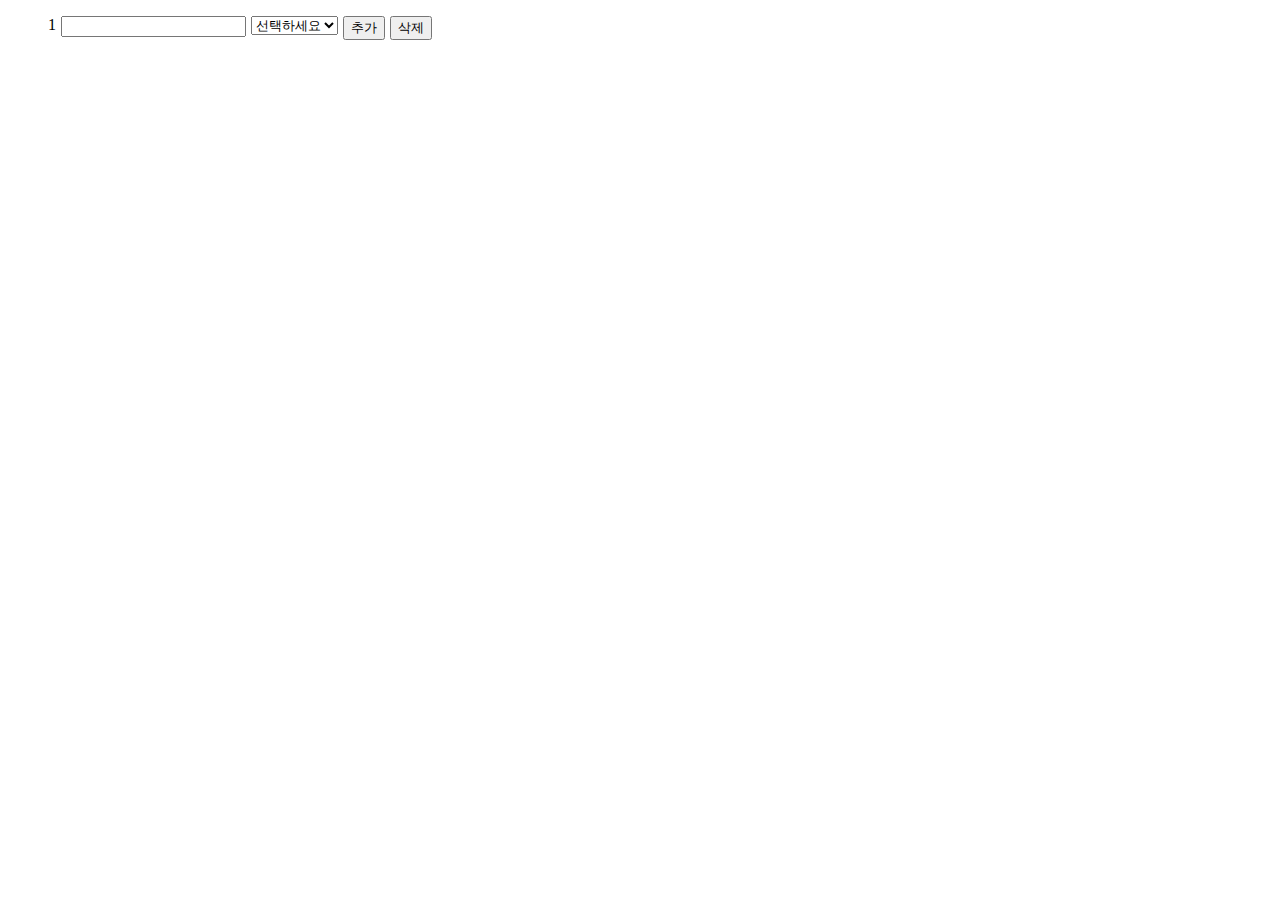
<file: study/index2.html>
<!DOCTYPE html>
<html lang="ko">
<head>
    <meta charset="UTF-8">
    <meta name="viewport" content="width=device-width, initial-scale=1.0">
    <title>Document</title>
    <style>
        ul,li,ol {list-style: none;}
        ul {display: flex;}
        li {padding-right: 5px;}
    </style>
    <script src="js/jquery-1.12.4.js"></script>
    <script type="text/javascript">
        $(document).ready(function() {
            $(".plus").click(function() {
                // .list ul안의 내용을 가져와 .list 뒤에 ul태그 추가 
                $(".list").append("<ul>" + $(".list ul").html() + "</ul>");
                // 생성이나 삭제했을 때 번호 재설정 
                CntFrush();
            });
//            CntFrush();
        });
        function CntFrush() {
            // ul의 개수만큼 반복 
            $(".list > ul").each(function(index) {
                // ul의(n번째)의 첫번째 li에 index+1의 내용을 넣어줌 
                $(".list > ul:eq(" + index + ") > li:eq(0)").text((index + 1));
            });
            
            //각각의 삭제버튼에 대하여 onclick속성을 추가하고, 속성값은 DelBtnClick(" + idx + ")
            $(".del").each(function(idx) {
                $(".del:eq(" + idx + ")").attr("onclick", "DelBtnClick(" + idx + ")");
            });
            //각각의 추가버튼에 대하여 onclick속성을 추가하고, 속성값은 BtnClick(" + id + ")
            $(".plus").each(function(id) {
                $(".plus:eq(" + id + ")").attr("onclick", "BtnClick(" + id + ")");
            });
            
        }

        //삭제버튼의 속성값
        function DelBtnClick(str) {
//             항목입력이 1개보다 클때만 실행 
            if ($(".list > ul").length > 1) {
                $(".list > ul:eq(" + str + ")").remove();
                CntFrush();
            } else {
                alert("1개 남았습니다.")
                return
            }
        }
        function BtnClick(st) {
//             항목입력이 1개보다 클때만 실행 
            if ($(".list > ul").length < 5) {
                $(".list > ul:eq(" + st + ")").add();
                CntFrush();
            } else {
                $(".plus").remove();
                alert("5개 까지 추가 가능합니다.")
            } 
        }
        
        
         
    </script>
</head>

<body>
   <div class="list">
       <ul>
           <li>1</li>
           <li><input type="text"></li>
           <li>
               <select name="select" id="select">
                   <option value="option">선택하세요</option>
                   <option value="option">옵션1</option>
                   <option value="option">옵션2</option>
                   <option value="option">옵션3</option>
               </select>
           </li>
           <li><button class="plus">추가</button></li>
           <li><button class="del">삭제</button></li>
       </ul>
   </div>
</body>

</html>
</file>
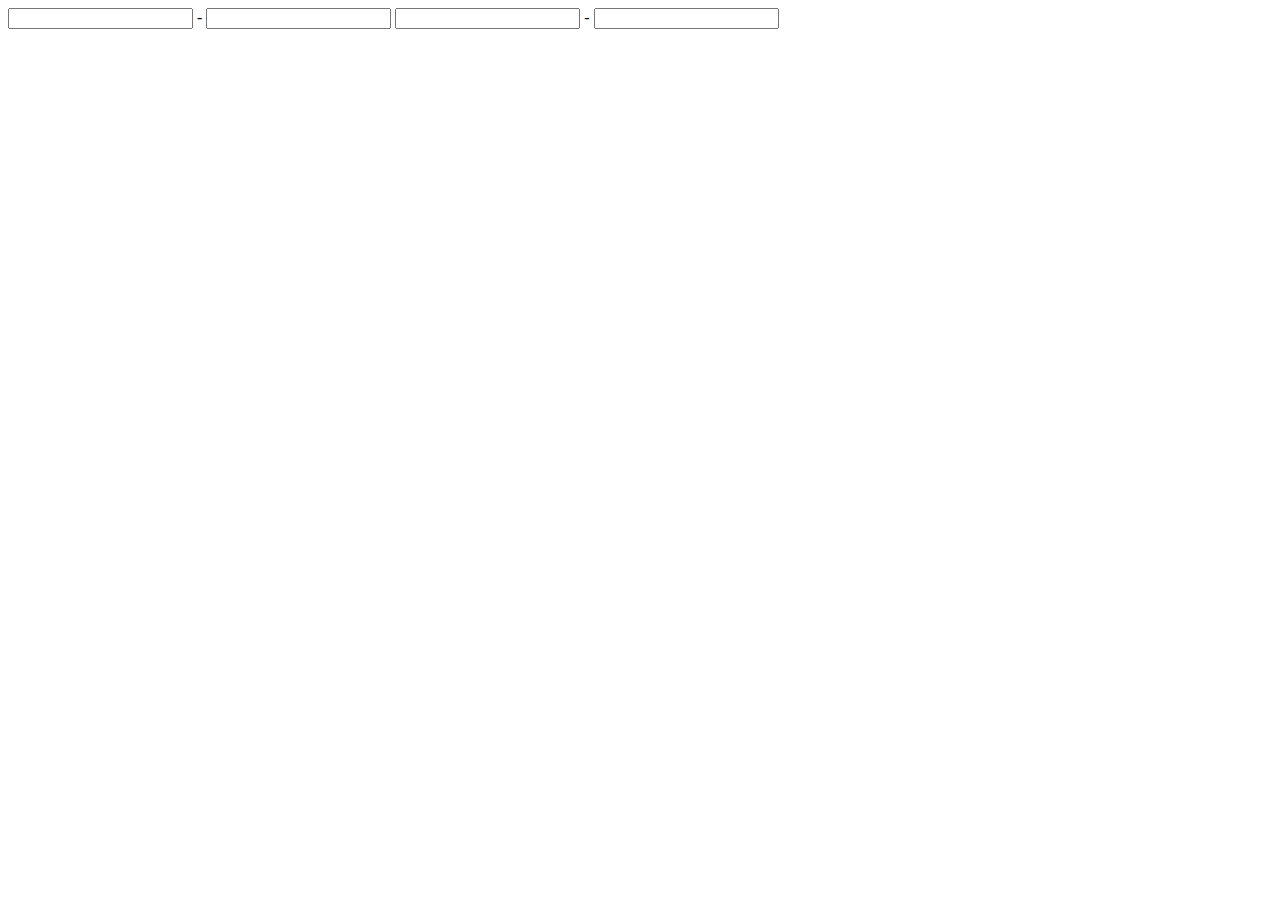
<file: study/index5.html>
<!DOCTYPE html>
<html lang="ko">
<head>
    <meta charset="UTF-8">
    <title>datepicker</title>
    <link rel="stylesheet" type="text/css" href="js/jquery-ui-1.12.1.custom/jquery-ui.min.css">
</head>
<body>
   
    <input type="text" id="first_day"> - <input type="text" id="last_day">
    <input type="text" id="first"> - <input type="text" id="last">
    
    
    
    <script src="js/jquery-1.12.4.js"></script>
    <script src="js/jquery-ui-1.12.1.custom/jquery-ui.min.js"></script>
<!--
    <script src="js/picker.js"></script>
    <script src="js/picker.date.js"></script>
    <script src="js/legacy.js"></script>
    <script src="js/ko_KR.js"></script>
-->
    <script type="text/javascript">
    $(document).ready(function () {
            $( "#first_day" ).datepicker({
                 dateFormat: "yy/mm/dd",   //연도/월/일 형식
                 changeYear: true,   //선택 창에서 년도 선택 가능
                 changeMonth: true,   
                 yearSuffix: "년",   //년도 선택 창 뒤에 텍스트 추가
                 monthNamesShort: ['1월','2월','3월','4월','5월','6월','7월','8월','9월','10월','11월','12월'],   //월 선택 창에서의 텍스트
                 monthNames: ['1월','2월','3월','4월','5월','6월','7월','8월','9월','10월','11월','12월'],
                 dayNamesMin: ['일', '월', '화', '수', '목', '금', '토'],   //달력의 요일 텍스트
                 dayNames: ['일요일', '월요일', '화요일', '수요일', '목요일', '금요일', '토요일'],
                 showOtherMonths: true,   //빈 공간에 지난 달 마지막 일이나 다음 달 시작 일이 표시됨
                 showMonthAfterYear: true,   //년도가 먼저 표시됨, 설정 전에는 월 선택창 - 년도 선택창 순 표시
                 onClose: function( selectedDate ) {    
                      //시작일(first_day)datepicker가 닫힐때
                      //종료일(last_day)이 선택할수있는 최소 날짜(minDate)를 시작일로 지정
                     $("#last_day").datepicker( "option", "minDate", selectedDate );
                 }    
 
            });
            $( "#last_day" ).datepicker({
                 dateFormat: "yy/mm/dd",
                 changeYear: true,   //선택 창에서 년도 선택 가능
                 changeMonth: true,   
                 yearSuffix: "년",
                 monthNamesShort: ['1월','2월','3월','4월','5월','6월','7월','8월','9월','10월','11월','12월'],   //월 선택 창에서의 텍스트
                 monthNames: ['1월','2월','3월','4월','5월','6월','7월','8월','9월','10월','11월','12월'],
                 dayNamesMin: ['일', '월', '화', '수', '목', '금', '토'],   //달력의 요일 텍스트
                 dayNames: ['일요일', '월요일', '화요일', '수요일', '목요일', '금요일', '토요일'],
                 showMonthAfterYear: true,   //선택창 순서 년도-월
                 onClose: function( selectedDate ) {    
                     // 종료일(last_day)datepicker가 닫힐때
                     // 시작일(first_day)이 선택할수있는 최대 날짜(maxDate)를 시작일로 지정
                     $("#first_day").datepicker( "option", "maxDate", selectedDate );
                 }    
 
            });    
    });
        
        
    $(document).ready(function(){
        $( "#first" ).datepicker({
             dateFormat: "yy/mm/dd",
             changeYear: true,   //선택 창에서 년도 선택 가능
             changeMonth: true,   
             firstDay: 1,   //월요일부터
             monthNamesShort: ['1','2','3','4','5','6','7','8','9','10','11','12'],
             monthNames: ['1월','2월','3월','4월','5월','6월','7월','8월','9월','10월','11월','12월'],
             dayNamesMin: ['일', '월', '화', '수', '목', '금', '토'], 
             dayNames: ['일요일', '월요일', '화요일', '수요일', '목요일', '금요일', '토요일'],
             showMonthAfterYear: true,   //선택창 순서 년도-월
             minDate: 0,
             
            onClose: function(selectedDate) {    
                      //시작일 닫힐때
                      //종료일 선택 최소 날짜
                     $("#last").datepicker( "option", "minDate", selectedDate );
                 }
            
        });
        $( "#last" ).datepicker({
             dateFormat: "yy/mm/dd",
             changeYear: true,   //선택 창에서 년도 선택 가능
             changeMonth: true,  
             firstDay: 1,   //월요일부터
             monthNamesShort: ['1','2','3','4','5','6','7','8','9','10','11','12'],
             monthNames: ['1월','2월','3월','4월','5월','6월','7월','8월','9월','10월','11월','12월'],
             dayNamesMin: ['일', '월', '화', '수', '목', '금', '토'], 
             dayNames: ['일요일', '월요일', '화요일', '수요일', '목요일', '금요일', '토요일'],
             minDate: $("#last")+"-7D",   //선택할 수 있는 최소 날짜 7일(D) 전
             maxDate: $("#last")+"+7D",
             showMonthAfterYear: true,   //선택창 순서 년도-월
             minDate: 0,
             
        });    
    });
    </script>
</body>
</html>
</file>
<file: megabox/assets/css/style.css>
@charset "utf-8";

/*layout*/
#header {
    width: 100%;
    background-color: rgba(0, 0, 0,.3);
    
    background: url(img/) no-repeat 0 0;
    background-size:cover;
    position: relative;
}
#header::after {
    content: '';
    display: block;
    position: absolute;
    left: 0;
    top: 0;
    right: 0;
    bottom: 0;
    z-index: 2;
    background-color: rgba(3,1,21,0.7);
}

/*가운데*/
.container {
    position: relative;
    width: 1100px;  height: 100%;
    margin: 0 auto;
    top: 0;
    background-color: rgba(0, 0, 0,.4);
}

/*header*/
.header {height: 91px; border-bottom: 1px solid rgba(255,255,255,.2);}
.header h1 {text-align: center; padding-top: 2%;}
.header h1 em img {width: 140px;}
.header .nav ul {margin-bottom: -26px;}
.header .nav ul li {position: absolute;}
.header .nav ul li:nth-child(1) {left: 166px;}
.header .nav ul li:nth-child(2) {left: 256px;}
.header .nav ul li:nth-child(3) {left: 345px;}
.header .nav ul li:nth-child(4) {right: 345px;}
.header .nav ul li:nth-child(5) {right: 256px;}
.header .nav ul li:nth-child(6) {right: 166px;}
.header .nav ul li a {color: #fff; font-size: 18px;}

/*movie*/
.movie {padding-top: 100px;}
.movie h2 {color: #fff; text-align: center;}
.movie .cont {}
.movie .cont ul {overflow: hidden;}
.movie .cont ul li { float: left;}
.movie .cont ul li:nth-child(2) {margin: 0 20px 0 40px;}
.movie .cont ul li:nth-child(3) {margin: 0 40px 0 20px;}
.movie .cont ul li img {width: 245px; height: 352px; border-radius: 5px;}
</file>
<file: lahanhotels/assets/css/style.css>
@charset "utf-8";

/*reset*/
* {margin: 0; padding: 0;}
a {text-decoration: none; color: inherit;}
ul,li,ol {list-style: none;}
img {width: 100%; border: none;}
em,strong,i {font-style: normal;}

/*layout*/
body {font-family: Arial, Tahoma, Verdana, sans-serif; font-weight: 400; line-height: 1; font-size: 14px; color: #1d212a;}
.wrap {width: 100%; margin: 0 auto; overflow: hidden;}/*ovh: 스크롤바 생김 막음*/
.en {font-family: 'Unna', serif;} /*booknow*/
.en_1 {font-family: 'Maven Pro', sans-serif;}
/*header*/
header {width: 100%; padding: 0 50px; box-sizing: border-box; color: #fff; height: 86px; line-height: 86px; position: fixed; top: 0; z-index: 100;}
header .menuOpen {display: inline-block; position: absolute; top: 50%; transform: translateY(-50%); width: 40px; height: 16px; line-height: 100px;} /*display: span때문*/
header .menuOpen span {display: block; width: 100%; height: 1px; background: #fff; position: absolute; top: 0; left: 0;}
header .menuOpen span.mid {top: 50%;}
header .menuOpen span.bot {top: 100%;}
header .book {float: left; margin-left: 70px; font-size: 23px; font-weight: 600;}
header .langs {float: left; margin-left: 197.66px; overflow: hidden; width: 102.41px;}
header .langs li:nth-child(1) {float: left; font-weight: bold;}
header .langs li:nth-child(2) {float: right; color: rgba(255, 255, 255, 0.4);}
header .right {float: right; position: absolute; right: 50px; top: 15px;}
header .right li {float: left;}
header .right p {margin-right: 42px;}
header .right a {display: block;}
header .right img:nth-child(2) {display: none;}
header .right img {width: 140px; margin-top: 17px;}
/*section*/
.section {color: #fff; height: 116.5vh; position: relative;}
.section .main .bg {position: absolute; top: 0; left: 0; width: 100%; height: calc(100% - 5px);}
.section .main .bg img {height: 116.5vh; position: absolute; top: 50%; left: 50%; transform: translate(-50%, -50%) matrix(1, 0, 0, 1, 0, 0); visibility: visible; transition: opacity 2s;}
.section .main .mainText {position: absolute; right: -139px; top: 32.5%; width: 50%; height: 100%;}
.mainText em {display: block; font-size: 48px; line-height: 1.2; margin-bottom: 30px; letter-spacing: 4px;}
.mainText p {font-size: 20px; line-height: 32px;}
.mainText .num {margin-top: 42px; font-size: 26px;}
.mainText .ment {margin-top: 42px; font-size: 30px;}
.section .check {position: absolute; left: 60px; bottom: 68px; font-size: 18px; font-weight: 600; overflow: hidden; border-bottom: 4px solid #fff; padding-bottom: 12px;}
.section .check::after {content: ''; position: absolute; top: 5%; left: 20%;width: 28px; height: 13px; background: url(../img/icon_arrow.png) 0 0 no-repeat; background-size: 100%;}
.section .check li {float: left; padding-right: 65px;}
.section .check li:nth-child(3) {padding: 0 0 0 115px; font-size: 22px;}
/*intro*/
.intro {width: 91.75%; padding-top: 120px; margin: 0 auto; position: relative;}
.intro .tit p {font-size: 30px; line-height: 52px; margin-bottom: 88px;}
.intro .room .tabBox {margin-bottom: 52px; overflow: hidden; font-size: 16px;}
.intro .room .tabBox li {float: left;}
.intro .room .tabBox li+li {margin-left: 57px;}
.intro .room .tabBox li.on {color: #a68164;}
.intro .room .tabBox li a {display: block;}
.intro .room .tabBox li a span {display: inline-block; position: relative; padding-bottom: 5px; box-sizing: border-box;}
.intro .room .tabBox li a span::after {content: ''; position: absolute; left: 0; bottom: 0; width: 0; height: 1px; background: #a68164; transition: all .3s}
.intro .room .tabBox li a span:hover::after {width: 100%;}
.intro .room .tab.on {position: relative;}
.intro .room .tab {position: absolute; width: 100%; height: 810px; display: none; overflow: hidden;}
.intro .room .tab.on {display: block;}
.intro .room .tab .photoBox {float: left; width: 62%; position: relative;}
.intro .room .tab .photoBox .txt {opacity: 1; position: absolute; left: 7%; bottom: 25%; color: #fff; font-size: 14px; line-height: 1.53; letter-spacing: 2px; transition: opacity .3s; width: 190px;}
.intro .room .tab .photoBox .txt .name {border-bottom: 1px solid #fff; padding: 20px 0; box-sizing: border-box; margin-bottom: 20px; position: relative;}
.intro .room .tab .photoBox .txt .name::after {content: ''; position: absolute; left: 0; bottom: 0; width: 100%; height: 1px; background: #fff; animation: bar 4.4s infinite;}
@keyframes bar {
    0% {width: 0%;}
}
.intro .room .tab .photoBox .txt .btn {font-size: 14px; letter-spacing: 0;}
.intro .room .tab .infoBox {float: right; width: 38%; text-align: center; padding-top: 208px;}
.intro .room .tab .infoBox .info {margin-bottom: 98px;}
.intro .room .tab .infoBox .info h3 {font-size: 32px; line-height: 1.375; font-weight: normal;     letter-spacing: 1px; margin-bottom: 25px;}
.intro .room .tab .infoBox .info p {font-size: 16px; line-height: 26px; letter-spacing: -1px;  color: #756963;}
.intro .room .tab .infoBox .info-inner li {margin-bottom: 38px; font-size: 16px; line-height: 1.75;}
.intro .room .tab .infoBox .info-inner li span {display: block; font-size: 14px; color: #826d67; line-height: 1.2; margin-bottom: 9px;}
/*motion*/
@keyframes slide-up {
    0% {
        opacity: 0;
        transform: translateY(80px);
    }

    100% {
        opacity: 1;
        transform: translateY(0);
    }
}
.intro .tit.motion {animation-name: slide-up; animation-duration: 1s;}
.intro .room.motion {animation-name: slide-up; animation-duration: 1s;}
/*offer*/
.offer {width: 91.75%; margin: 0 auto; padding: 175px 0 105px;}
.offer h2 {font-size: 24px; line-height: 32px; font-weight: normal; margin-bottom: 19px;padding: 0 4px;}
.offer .findBtn {display: block; font-size: 16px; line-height: 1; color: #a68164; padding: 0 4px 36px;}
.offer .new {width: 100%; overflow: hidden;}
.offer .new li {float: left; width: 23.5%; padding: 0 1%;}
.offer .new li:nth-child(1) {padding-left: 0;}
.offer .new li:nth-child(4) {padding-right: 0;}
.offer .new li p.img {display: block; width: 100%; overflow: hidden;}
.offer .new li p.img a {display: block; width: 100%; height: 158.641px;}
.offer .new li span {display: block; font-size: 13px; line-height: 1.16; padding-top: 28px;}
.offer .new li h3 {font-weight: 400; font-size: 18px; margin: 23px 0 6px; text-overflow: ellipsis; white-space: nowrap;}
.offer .new li p.hashTag {font-size: 13px; line-height: 1.71; color: #756963; height: 66px; text-overflow: ellipsis;}
.offer .new li a {display: inline-block; padding-top: 28px; color: #a68164; position: relative; padding-bottom: 3px;} /*가상요소 위해 인라인블럭*/
.offer .new li a::after {position: absolute; left: 0; bottom: 0; content: ''; width: 0; height: 1px; background: #a68164; transition: all .3s;}
.offer .new li a:hover::after {width: 100%;}
</file>
